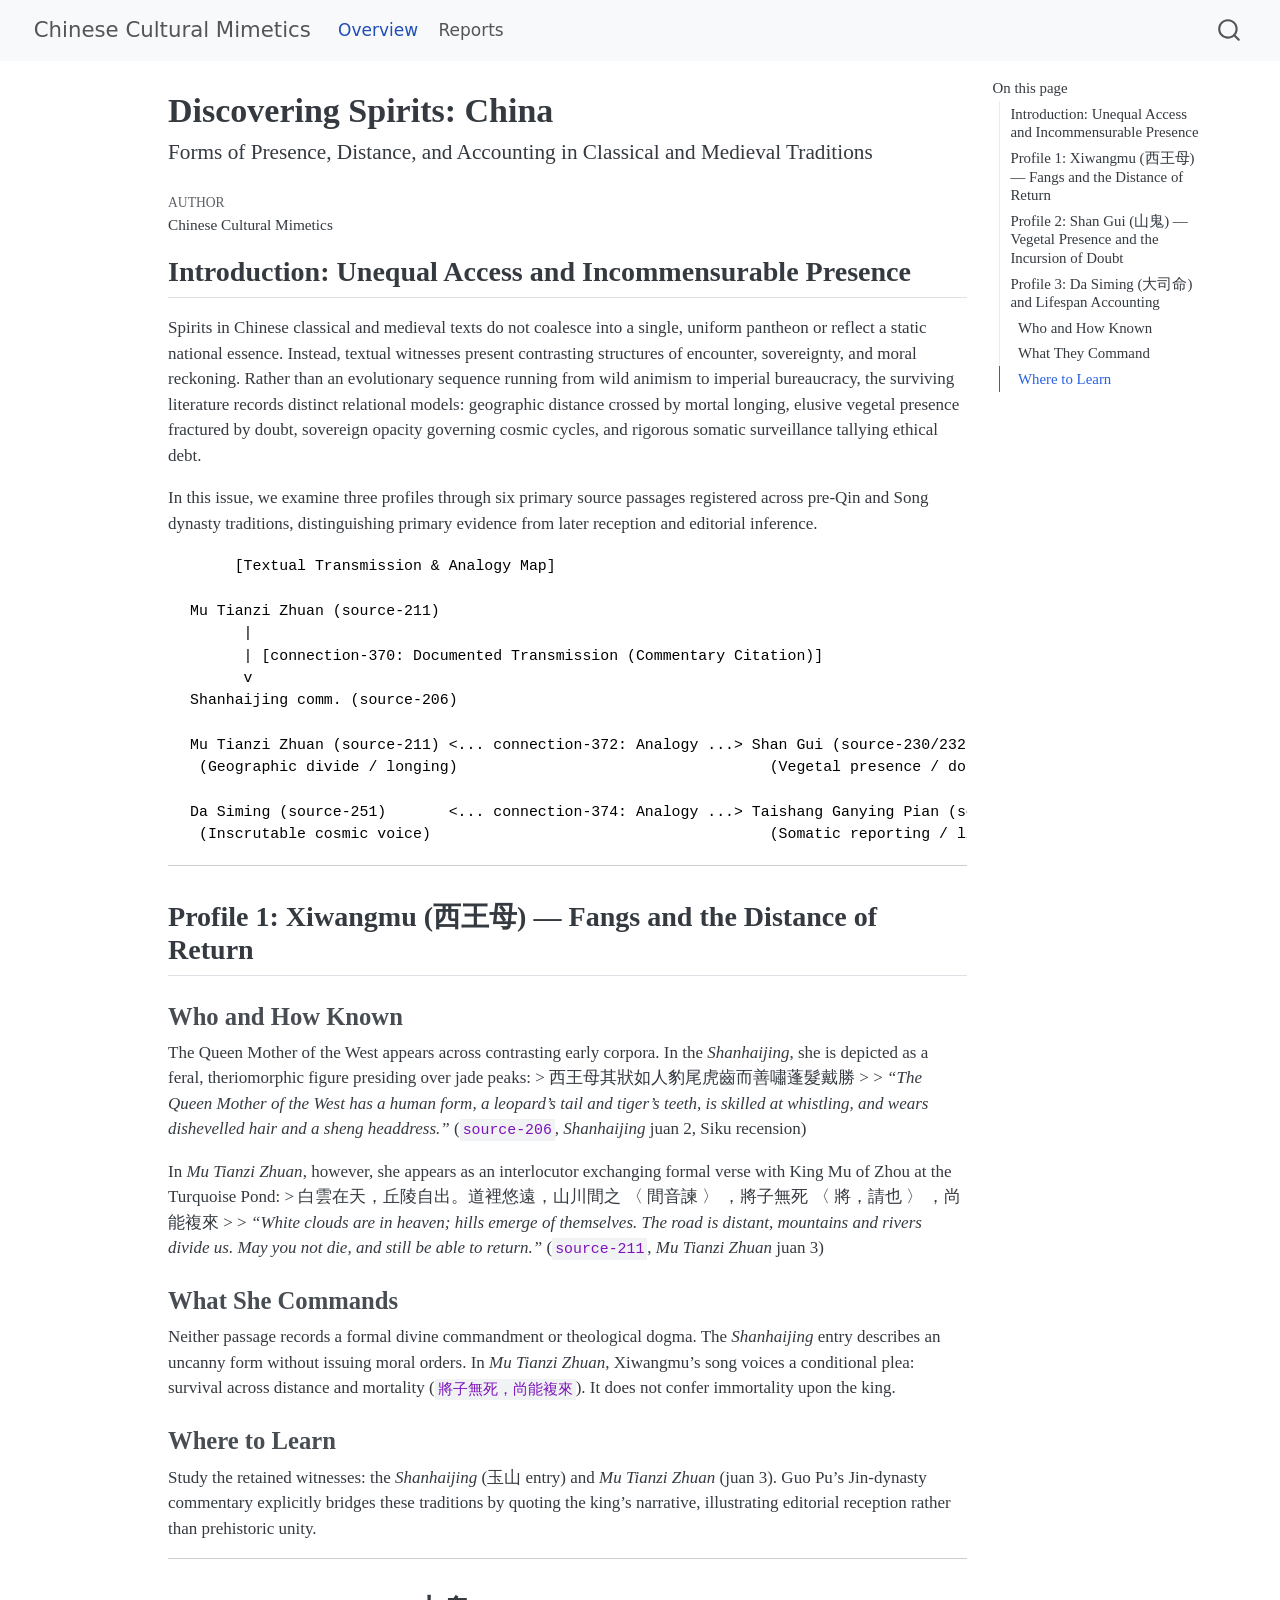
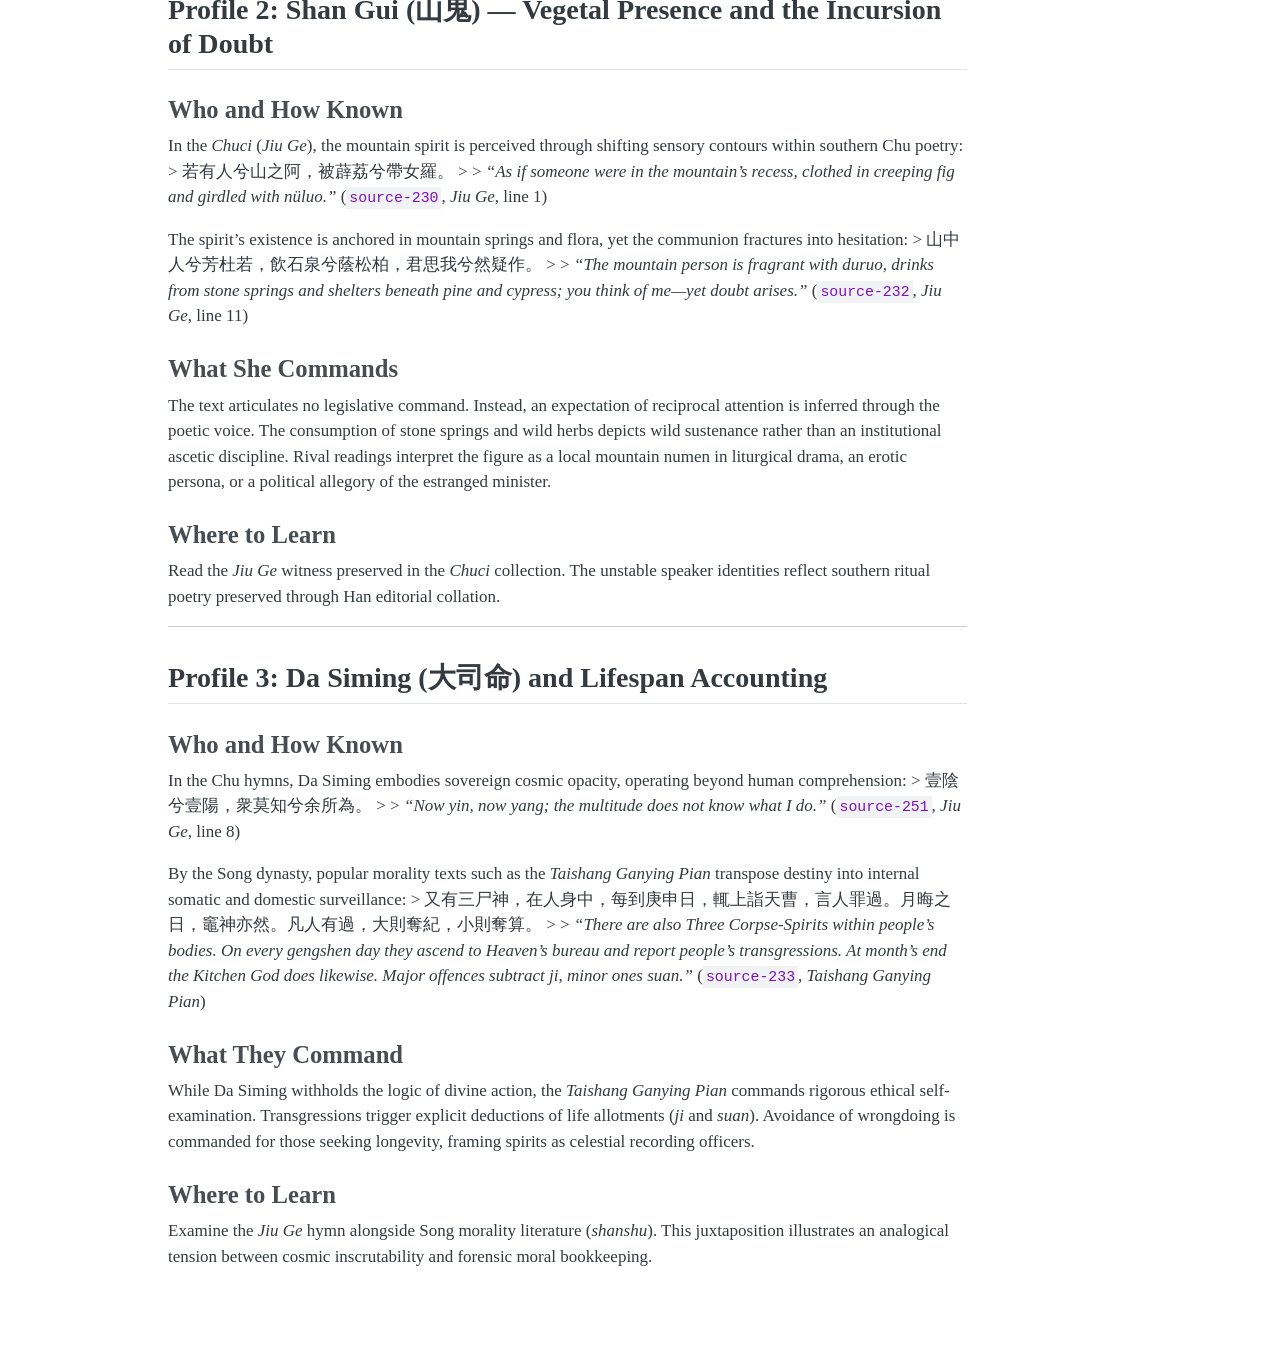
<file: index.html>
<!DOCTYPE html>
<html xmlns="http://www.w3.org/1999/xhtml" lang="en" xml:lang="en"><head>

<meta charset="utf-8">
<meta name="generator" content="quarto-1.8.21">

<meta name="viewport" content="width=device-width, initial-scale=1.0, user-scalable=yes">

<meta name="author" content="Chinese Cultural Mimetics">

<title>Discovering Spirits: China – Chinese Cultural Mimetics</title>
<style>
code{white-space: pre-wrap;}
span.smallcaps{font-variant: small-caps;}
div.columns{display: flex; gap: min(4vw, 1.5em);}
div.column{flex: auto; overflow-x: auto;}
div.hanging-indent{margin-left: 1.5em; text-indent: -1.5em;}
ul.task-list{list-style: none;}
ul.task-list li input[type="checkbox"] {
  width: 0.8em;
  margin: 0 0.8em 0.2em -1em; /* quarto-specific, see https://github.com/quarto-dev/quarto-cli/issues/4556 */ 
  vertical-align: middle;
}
</style>


<script src="site_libs/quarto-nav/quarto-nav.js"></script>
<script src="site_libs/quarto-nav/headroom.min.js"></script>
<script src="site_libs/clipboard/clipboard.min.js"></script>
<script src="site_libs/quarto-search/autocomplete.umd.js"></script>
<script src="site_libs/quarto-search/fuse.min.js"></script>
<script src="site_libs/quarto-search/quarto-search.js"></script>
<meta name="quarto:offset" content="./">
<script src="site_libs/quarto-html/quarto.js" type="module"></script>
<script src="site_libs/quarto-html/tabsets/tabsets.js" type="module"></script>
<script src="site_libs/quarto-html/axe/axe-check.js" type="module"></script>
<script src="site_libs/quarto-html/popper.min.js"></script>
<script src="site_libs/quarto-html/tippy.umd.min.js"></script>
<script src="site_libs/quarto-html/anchor.min.js"></script>
<link href="site_libs/quarto-html/tippy.css" rel="stylesheet">
<link href="site_libs/quarto-html/quarto-syntax-highlighting-ea1d7ac60288e0f1efdbc993fd8432ae.css" rel="stylesheet" id="quarto-text-highlighting-styles">
<script src="site_libs/bootstrap/bootstrap.min.js"></script>
<link href="site_libs/bootstrap/bootstrap-icons.css" rel="stylesheet">
<link href="site_libs/bootstrap/bootstrap-5b99c4884966e2e8fb4365b6a0de718a.min.css" rel="stylesheet" append-hash="true" id="quarto-bootstrap" data-mode="light">
<script id="quarto-search-options" type="application/json">{
  "location": "navbar",
  "copy-button": false,
  "collapse-after": 3,
  "panel-placement": "end",
  "type": "overlay",
  "limit": 50,
  "keyboard-shortcut": [
    "f",
    "/",
    "s"
  ],
  "show-item-context": false,
  "language": {
    "search-no-results-text": "No results",
    "search-matching-documents-text": "matching documents",
    "search-copy-link-title": "Copy link to search",
    "search-hide-matches-text": "Hide additional matches",
    "search-more-match-text": "more match in this document",
    "search-more-matches-text": "more matches in this document",
    "search-clear-button-title": "Clear",
    "search-text-placeholder": "",
    "search-detached-cancel-button-title": "Cancel",
    "search-submit-button-title": "Submit",
    "search-label": "Search"
  }
}</script>


<link rel="stylesheet" href="styles.css">
</head>

<body class="nav-fixed quarto-light">

<div id="quarto-search-results"></div>
  <header id="quarto-header" class="headroom fixed-top">
    <nav class="navbar navbar-expand-lg " data-bs-theme="dark">
      <div class="navbar-container container-fluid">
      <div class="navbar-brand-container mx-auto">
    <a href="./index.html" class="navbar-brand navbar-brand-logo">
    </a>
    <a class="navbar-brand" href="./index.html">
    <span class="navbar-title">Chinese Cultural Mimetics</span>
    </a>
  </div>
            <div id="quarto-search" class="" title="Search"></div>
          <button class="navbar-toggler" type="button" data-bs-toggle="collapse" data-bs-target="#navbarCollapse" aria-controls="navbarCollapse" role="menu" aria-expanded="false" aria-label="Toggle navigation" onclick="if (window.quartoToggleHeadroom) { window.quartoToggleHeadroom(); }">
  <span class="navbar-toggler-icon"></span>
</button>
          <div class="collapse navbar-collapse" id="navbarCollapse">
            <ul class="navbar-nav navbar-nav-scroll me-auto">
  <li class="nav-item">
    <a class="nav-link active" href="./index.html" aria-current="page"> 
<span class="menu-text">Overview</span></a>
  </li>  
  <li class="nav-item">
    <a class="nav-link" href="./reports/index.html"> 
<span class="menu-text">Reports</span></a>
  </li>  
</ul>
          </div> <!-- /navcollapse -->
            <div class="quarto-navbar-tools">
</div>
      </div> <!-- /container-fluid -->
    </nav>
</header>
<!-- content -->
<div id="quarto-content" class="quarto-container page-columns page-rows-contents page-layout-article page-navbar">
<!-- sidebar -->
<!-- margin-sidebar -->
    <div id="quarto-margin-sidebar" class="sidebar margin-sidebar">
        <nav id="TOC" role="doc-toc" class="toc-active">
    <h2 id="toc-title">On this page</h2>
   
  <ul>
  <li><a href="#introduction-unequal-access-and-incommensurable-presence" id="toc-introduction-unequal-access-and-incommensurable-presence" class="nav-link active" data-scroll-target="#introduction-unequal-access-and-incommensurable-presence">Introduction: Unequal Access and Incommensurable Presence</a></li>
  <li><a href="#profile-1-xiwangmu-西王母-fangs-and-the-distance-of-return" id="toc-profile-1-xiwangmu-西王母-fangs-and-the-distance-of-return" class="nav-link" data-scroll-target="#profile-1-xiwangmu-西王母-fangs-and-the-distance-of-return">Profile 1: Xiwangmu (西王母) — Fangs and the Distance of Return</a>
  <ul class="collapse">
  <li><a href="#who-and-how-known" id="toc-who-and-how-known" class="nav-link" data-scroll-target="#who-and-how-known">Who and How Known</a></li>
  <li><a href="#what-she-commands" id="toc-what-she-commands" class="nav-link" data-scroll-target="#what-she-commands">What She Commands</a></li>
  <li><a href="#where-to-learn" id="toc-where-to-learn" class="nav-link" data-scroll-target="#where-to-learn">Where to Learn</a></li>
  </ul></li>
  <li><a href="#profile-2-shan-gui-山鬼-vegetal-presence-and-the-incursion-of-doubt" id="toc-profile-2-shan-gui-山鬼-vegetal-presence-and-the-incursion-of-doubt" class="nav-link" data-scroll-target="#profile-2-shan-gui-山鬼-vegetal-presence-and-the-incursion-of-doubt">Profile 2: Shan Gui (山鬼) — Vegetal Presence and the Incursion of Doubt</a>
  <ul class="collapse">
  <li><a href="#who-and-how-known-1" id="toc-who-and-how-known-1" class="nav-link" data-scroll-target="#who-and-how-known-1">Who and How Known</a></li>
  <li><a href="#what-she-commands-1" id="toc-what-she-commands-1" class="nav-link" data-scroll-target="#what-she-commands-1">What She Commands</a></li>
  <li><a href="#where-to-learn-1" id="toc-where-to-learn-1" class="nav-link" data-scroll-target="#where-to-learn-1">Where to Learn</a></li>
  </ul></li>
  <li><a href="#profile-3-da-siming-大司命-and-lifespan-accounting" id="toc-profile-3-da-siming-大司命-and-lifespan-accounting" class="nav-link" data-scroll-target="#profile-3-da-siming-大司命-and-lifespan-accounting">Profile 3: Da Siming (大司命) and Lifespan Accounting</a>
  <ul class="collapse">
  <li><a href="#who-and-how-known-2" id="toc-who-and-how-known-2" class="nav-link" data-scroll-target="#who-and-how-known-2">Who and How Known</a></li>
  <li><a href="#what-they-command" id="toc-what-they-command" class="nav-link" data-scroll-target="#what-they-command">What They Command</a></li>
  <li><a href="#where-to-learn-2" id="toc-where-to-learn-2" class="nav-link" data-scroll-target="#where-to-learn-2">Where to Learn</a></li>
  </ul></li>
  </ul>
</nav>
    </div>
<!-- main -->
<main class="content" id="quarto-document-content">

<header id="title-block-header" class="quarto-title-block default">
<div class="quarto-title">
<h1 class="title">Discovering Spirits: China</h1>
<p class="subtitle lead">Forms of Presence, Distance, and Accounting in Classical and Medieval Traditions</p>
</div>



<div class="quarto-title-meta">

    <div>
    <div class="quarto-title-meta-heading">Author</div>
    <div class="quarto-title-meta-contents">
             <p>Chinese Cultural Mimetics </p>
          </div>
  </div>
    
  
    
  </div>
  


</header>


<section id="introduction-unequal-access-and-incommensurable-presence" class="level2">
<h2 class="anchored" data-anchor-id="introduction-unequal-access-and-incommensurable-presence">Introduction: Unequal Access and Incommensurable Presence</h2>
<p>Spirits in Chinese classical and medieval texts do not coalesce into a single, uniform pantheon or reflect a static national essence. Instead, textual witnesses present contrasting structures of encounter, sovereignty, and moral reckoning. Rather than an evolutionary sequence running from wild animism to imperial bureaucracy, the surviving literature records distinct relational models: geographic distance crossed by mortal longing, elusive vegetal presence fractured by doubt, sovereign opacity governing cosmic cycles, and rigorous somatic surveillance tallying ethical debt.</p>
<p>In this issue, we examine three profiles through six primary source passages registered across pre-Qin and Song dynasty traditions, distinguishing primary evidence from later reception and editorial inference.</p>
<pre><code>       [Textual Transmission &amp; Analogy Map]

  Mu Tianzi Zhuan (source-211)
        |
        | [connection-370: Documented Transmission (Commentary Citation)]
        v
  Shanhaijing comm. (source-206)

  Mu Tianzi Zhuan (source-211) &lt;... connection-372: Analogy ...&gt; Shan Gui (source-230/232)
   (Geographic divide / longing)                                   (Vegetal presence / doubt)

  Da Siming (source-251)       &lt;... connection-374: Analogy ...&gt; Taishang Ganying Pian (source-233)
   (Inscrutable cosmic voice)                                      (Somatic reporting / life ledger)</code></pre>
<hr>
</section>
<section id="profile-1-xiwangmu-西王母-fangs-and-the-distance-of-return" class="level2">
<h2 class="anchored" data-anchor-id="profile-1-xiwangmu-西王母-fangs-and-the-distance-of-return">Profile 1: Xiwangmu (西王母) — Fangs and the Distance of Return</h2>
<section id="who-and-how-known" class="level3">
<h3 class="anchored" data-anchor-id="who-and-how-known">Who and How Known</h3>
<p>The Queen Mother of the West appears across contrasting early corpora. In the <em>Shanhaijing</em>, she is depicted as a feral, theriomorphic figure presiding over jade peaks: &gt; 西王母其狀如人豹尾虎齒而善嘯蓬髮戴勝 &gt; &gt; <em>“The Queen Mother of the West has a human form, a leopard’s tail and tiger’s teeth, is skilled at whistling, and wears dishevelled hair and a sheng headdress.”</em> (<code>source-206</code>, <em>Shanhaijing</em> juan 2, Siku recension)</p>
<p>In <em>Mu Tianzi Zhuan</em>, however, she appears as an interlocutor exchanging formal verse with King Mu of Zhou at the Turquoise Pond: &gt; 白雲在天，丘陵自出。道裡悠遠，山川間之 〈 間音諫 〉 ，將子無死 〈 將，請也 〉 ，尚能複來 &gt; &gt; <em>“White clouds are in heaven; hills emerge of themselves. The road is distant, mountains and rivers divide us. May you not die, and still be able to return.”</em> (<code>source-211</code>, <em>Mu Tianzi Zhuan</em> juan 3)</p>
</section>
<section id="what-she-commands" class="level3">
<h3 class="anchored" data-anchor-id="what-she-commands">What She Commands</h3>
<p>Neither passage records a formal divine commandment or theological dogma. The <em>Shanhaijing</em> entry describes an uncanny form without issuing moral orders. In <em>Mu Tianzi Zhuan</em>, Xiwangmu’s song voices a conditional plea: survival across distance and mortality (<code>將子無死，尚能複來</code>). It does not confer immortality upon the king.</p>
</section>
<section id="where-to-learn" class="level3">
<h3 class="anchored" data-anchor-id="where-to-learn">Where to Learn</h3>
<p>Study the retained witnesses: the <em>Shanhaijing</em> (玉山 entry) and <em>Mu Tianzi Zhuan</em> (juan 3). Guo Pu’s Jin-dynasty commentary explicitly bridges these traditions by quoting the king’s narrative, illustrating editorial reception rather than prehistoric unity.</p>
<hr>
</section>
</section>
<section id="profile-2-shan-gui-山鬼-vegetal-presence-and-the-incursion-of-doubt" class="level2">
<h2 class="anchored" data-anchor-id="profile-2-shan-gui-山鬼-vegetal-presence-and-the-incursion-of-doubt">Profile 2: Shan Gui (山鬼) — Vegetal Presence and the Incursion of Doubt</h2>
<section id="who-and-how-known-1" class="level3">
<h3 class="anchored" data-anchor-id="who-and-how-known-1">Who and How Known</h3>
<p>In the <em>Chuci</em> (<em>Jiu Ge</em>), the mountain spirit is perceived through shifting sensory contours within southern Chu poetry: &gt; 若有人兮山之阿，被薜荔兮帶女羅。 &gt; &gt; <em>“As if someone were in the mountain’s recess, clothed in creeping fig and girdled with nüluo.”</em> (<code>source-230</code>, <em>Jiu Ge</em>, line 1)</p>
<p>The spirit’s existence is anchored in mountain springs and flora, yet the communion fractures into hesitation: &gt; 山中人兮芳杜若，飲石泉兮蔭松柏，君思我兮然疑作。 &gt; &gt; <em>“The mountain person is fragrant with duruo, drinks from stone springs and shelters beneath pine and cypress; you think of me—yet doubt arises.”</em> (<code>source-232</code>, <em>Jiu Ge</em>, line 11)</p>
</section>
<section id="what-she-commands-1" class="level3">
<h3 class="anchored" data-anchor-id="what-she-commands-1">What She Commands</h3>
<p>The text articulates no legislative command. Instead, an expectation of reciprocal attention is inferred through the poetic voice. The consumption of stone springs and wild herbs depicts wild sustenance rather than an institutional ascetic discipline. Rival readings interpret the figure as a local mountain numen in liturgical drama, an erotic persona, or a political allegory of the estranged minister.</p>
</section>
<section id="where-to-learn-1" class="level3">
<h3 class="anchored" data-anchor-id="where-to-learn-1">Where to Learn</h3>
<p>Read the <em>Jiu Ge</em> witness preserved in the <em>Chuci</em> collection. The unstable speaker identities reflect southern ritual poetry preserved through Han editorial collation.</p>
<hr>
</section>
</section>
<section id="profile-3-da-siming-大司命-and-lifespan-accounting" class="level2">
<h2 class="anchored" data-anchor-id="profile-3-da-siming-大司命-and-lifespan-accounting">Profile 3: Da Siming (大司命) and Lifespan Accounting</h2>
<section id="who-and-how-known-2" class="level3">
<h3 class="anchored" data-anchor-id="who-and-how-known-2">Who and How Known</h3>
<p>In the Chu hymns, Da Siming embodies sovereign cosmic opacity, operating beyond human comprehension: &gt; 壹陰兮壹陽，衆莫知兮余所為。 &gt; &gt; <em>“Now yin, now yang; the multitude does not know what I do.”</em> (<code>source-251</code>, <em>Jiu Ge</em>, line 8)</p>
<p>By the Song dynasty, popular morality texts such as the <em>Taishang Ganying Pian</em> transpose destiny into internal somatic and domestic surveillance: &gt; 又有三尸神，在人身中，每到庚申日，輒上詣天曹，言人罪過。月晦之日，竈神亦然。凡人有過，大則奪紀，小則奪算。 &gt; &gt; <em>“There are also Three Corpse-Spirits within people’s bodies. On every gengshen day they ascend to Heaven’s bureau and report people’s transgressions. At month’s end the Kitchen God does likewise. Major offences subtract ji, minor ones suan.”</em> (<code>source-233</code>, <em>Taishang Ganying Pian</em>)</p>
</section>
<section id="what-they-command" class="level3">
<h3 class="anchored" data-anchor-id="what-they-command">What They Command</h3>
<p>While Da Siming withholds the logic of divine action, the <em>Taishang Ganying Pian</em> commands rigorous ethical self-examination. Transgressions trigger explicit deductions of life allotments (<em>ji</em> and <em>suan</em>). Avoidance of wrongdoing is commanded for those seeking longevity, framing spirits as celestial recording officers.</p>
</section>
<section id="where-to-learn-2" class="level3">
<h3 class="anchored" data-anchor-id="where-to-learn-2">Where to Learn</h3>
<p>Examine the <em>Jiu Ge</em> hymn alongside Song morality literature (<em>shanshu</em>). This juxtaposition illustrates an analogical tension between cosmic inscrutability and forensic moral bookkeeping.</p>


</section>
</section>

</main> <!-- /main -->
<script id="quarto-html-after-body" type="application/javascript">
  window.document.addEventListener("DOMContentLoaded", function (event) {
    const icon = "";
    const anchorJS = new window.AnchorJS();
    anchorJS.options = {
      placement: 'right',
      icon: icon
    };
    anchorJS.add('.anchored');
    const isCodeAnnotation = (el) => {
      for (const clz of el.classList) {
        if (clz.startsWith('code-annotation-')) {                     
          return true;
        }
      }
      return false;
    }
    const onCopySuccess = function(e) {
      // button target
      const button = e.trigger;
      // don't keep focus
      button.blur();
      // flash "checked"
      button.classList.add('code-copy-button-checked');
      var currentTitle = button.getAttribute("title");
      button.setAttribute("title", "Copied!");
      let tooltip;
      if (window.bootstrap) {
        button.setAttribute("data-bs-toggle", "tooltip");
        button.setAttribute("data-bs-placement", "left");
        button.setAttribute("data-bs-title", "Copied!");
        tooltip = new bootstrap.Tooltip(button, 
          { trigger: "manual", 
            customClass: "code-copy-button-tooltip",
            offset: [0, -8]});
        tooltip.show();    
      }
      setTimeout(function() {
        if (tooltip) {
          tooltip.hide();
          button.removeAttribute("data-bs-title");
          button.removeAttribute("data-bs-toggle");
          button.removeAttribute("data-bs-placement");
        }
        button.setAttribute("title", currentTitle);
        button.classList.remove('code-copy-button-checked');
      }, 1000);
      // clear code selection
      e.clearSelection();
    }
    const getTextToCopy = function(trigger) {
        const codeEl = trigger.previousElementSibling.cloneNode(true);
        for (const childEl of codeEl.children) {
          if (isCodeAnnotation(childEl)) {
            childEl.remove();
          }
        }
        return codeEl.innerText;
    }
    const clipboard = new window.ClipboardJS('.code-copy-button:not([data-in-quarto-modal])', {
      text: getTextToCopy
    });
    clipboard.on('success', onCopySuccess);
    if (window.document.getElementById('quarto-embedded-source-code-modal')) {
      const clipboardModal = new window.ClipboardJS('.code-copy-button[data-in-quarto-modal]', {
        text: getTextToCopy,
        container: window.document.getElementById('quarto-embedded-source-code-modal')
      });
      clipboardModal.on('success', onCopySuccess);
    }
      var localhostRegex = new RegExp(/^(?:http|https):\/\/localhost\:?[0-9]*\//);
      var mailtoRegex = new RegExp(/^mailto:/);
        var filterRegex = new RegExp('/' + window.location.host + '/');
      var isInternal = (href) => {
          return filterRegex.test(href) || localhostRegex.test(href) || mailtoRegex.test(href);
      }
      // Inspect non-navigation links and adorn them if external
     var links = window.document.querySelectorAll('a[href]:not(.nav-link):not(.navbar-brand):not(.toc-action):not(.sidebar-link):not(.sidebar-item-toggle):not(.pagination-link):not(.no-external):not([aria-hidden]):not(.dropdown-item):not(.quarto-navigation-tool):not(.about-link)');
      for (var i=0; i<links.length; i++) {
        const link = links[i];
        if (!isInternal(link.href)) {
          // undo the damage that might have been done by quarto-nav.js in the case of
          // links that we want to consider external
          if (link.dataset.originalHref !== undefined) {
            link.href = link.dataset.originalHref;
          }
        }
      }
    function tippyHover(el, contentFn, onTriggerFn, onUntriggerFn) {
      const config = {
        allowHTML: true,
        maxWidth: 500,
        delay: 100,
        arrow: false,
        appendTo: function(el) {
            return el.parentElement;
        },
        interactive: true,
        interactiveBorder: 10,
        theme: 'quarto',
        placement: 'bottom-start',
      };
      if (contentFn) {
        config.content = contentFn;
      }
      if (onTriggerFn) {
        config.onTrigger = onTriggerFn;
      }
      if (onUntriggerFn) {
        config.onUntrigger = onUntriggerFn;
      }
      window.tippy(el, config); 
    }
    const noterefs = window.document.querySelectorAll('a[role="doc-noteref"]');
    for (var i=0; i<noterefs.length; i++) {
      const ref = noterefs[i];
      tippyHover(ref, function() {
        // use id or data attribute instead here
        let href = ref.getAttribute('data-footnote-href') || ref.getAttribute('href');
        try { href = new URL(href).hash; } catch {}
        const id = href.replace(/^#\/?/, "");
        const note = window.document.getElementById(id);
        if (note) {
          return note.innerHTML;
        } else {
          return "";
        }
      });
    }
    const xrefs = window.document.querySelectorAll('a.quarto-xref');
    const processXRef = (id, note) => {
      // Strip column container classes
      const stripColumnClz = (el) => {
        el.classList.remove("page-full", "page-columns");
        if (el.children) {
          for (const child of el.children) {
            stripColumnClz(child);
          }
        }
      }
      stripColumnClz(note)
      if (id === null || id.startsWith('sec-')) {
        // Special case sections, only their first couple elements
        const container = document.createElement("div");
        if (note.children && note.children.length > 2) {
          container.appendChild(note.children[0].cloneNode(true));
          for (let i = 1; i < note.children.length; i++) {
            const child = note.children[i];
            if (child.tagName === "P" && child.innerText === "") {
              continue;
            } else {
              container.appendChild(child.cloneNode(true));
              break;
            }
          }
          if (window.Quarto?.typesetMath) {
            window.Quarto.typesetMath(container);
          }
          return container.innerHTML
        } else {
          if (window.Quarto?.typesetMath) {
            window.Quarto.typesetMath(note);
          }
          return note.innerHTML;
        }
      } else {
        // Remove any anchor links if they are present
        const anchorLink = note.querySelector('a.anchorjs-link');
        if (anchorLink) {
          anchorLink.remove();
        }
        if (window.Quarto?.typesetMath) {
          window.Quarto.typesetMath(note);
        }
        if (note.classList.contains("callout")) {
          return note.outerHTML;
        } else {
          return note.innerHTML;
        }
      }
    }
    for (var i=0; i<xrefs.length; i++) {
      const xref = xrefs[i];
      tippyHover(xref, undefined, function(instance) {
        instance.disable();
        let url = xref.getAttribute('href');
        let hash = undefined; 
        if (url.startsWith('#')) {
          hash = url;
        } else {
          try { hash = new URL(url).hash; } catch {}
        }
        if (hash) {
          const id = hash.replace(/^#\/?/, "");
          const note = window.document.getElementById(id);
          if (note !== null) {
            try {
              const html = processXRef(id, note.cloneNode(true));
              instance.setContent(html);
            } finally {
              instance.enable();
              instance.show();
            }
          } else {
            // See if we can fetch this
            fetch(url.split('#')[0])
            .then(res => res.text())
            .then(html => {
              const parser = new DOMParser();
              const htmlDoc = parser.parseFromString(html, "text/html");
              const note = htmlDoc.getElementById(id);
              if (note !== null) {
                const html = processXRef(id, note);
                instance.setContent(html);
              } 
            }).finally(() => {
              instance.enable();
              instance.show();
            });
          }
        } else {
          // See if we can fetch a full url (with no hash to target)
          // This is a special case and we should probably do some content thinning / targeting
          fetch(url)
          .then(res => res.text())
          .then(html => {
            const parser = new DOMParser();
            const htmlDoc = parser.parseFromString(html, "text/html");
            const note = htmlDoc.querySelector('main.content');
            if (note !== null) {
              // This should only happen for chapter cross references
              // (since there is no id in the URL)
              // remove the first header
              if (note.children.length > 0 && note.children[0].tagName === "HEADER") {
                note.children[0].remove();
              }
              const html = processXRef(null, note);
              instance.setContent(html);
            } 
          }).finally(() => {
            instance.enable();
            instance.show();
          });
        }
      }, function(instance) {
      });
    }
        let selectedAnnoteEl;
        const selectorForAnnotation = ( cell, annotation) => {
          let cellAttr = 'data-code-cell="' + cell + '"';
          let lineAttr = 'data-code-annotation="' +  annotation + '"';
          const selector = 'span[' + cellAttr + '][' + lineAttr + ']';
          return selector;
        }
        const selectCodeLines = (annoteEl) => {
          const doc = window.document;
          const targetCell = annoteEl.getAttribute("data-target-cell");
          const targetAnnotation = annoteEl.getAttribute("data-target-annotation");
          const annoteSpan = window.document.querySelector(selectorForAnnotation(targetCell, targetAnnotation));
          const lines = annoteSpan.getAttribute("data-code-lines").split(",");
          const lineIds = lines.map((line) => {
            return targetCell + "-" + line;
          })
          let top = null;
          let height = null;
          let parent = null;
          if (lineIds.length > 0) {
              //compute the position of the single el (top and bottom and make a div)
              const el = window.document.getElementById(lineIds[0]);
              top = el.offsetTop;
              height = el.offsetHeight;
              parent = el.parentElement.parentElement;
            if (lineIds.length > 1) {
              const lastEl = window.document.getElementById(lineIds[lineIds.length - 1]);
              const bottom = lastEl.offsetTop + lastEl.offsetHeight;
              height = bottom - top;
            }
            if (top !== null && height !== null && parent !== null) {
              // cook up a div (if necessary) and position it 
              let div = window.document.getElementById("code-annotation-line-highlight");
              if (div === null) {
                div = window.document.createElement("div");
                div.setAttribute("id", "code-annotation-line-highlight");
                div.style.position = 'absolute';
                parent.appendChild(div);
              }
              div.style.top = top - 2 + "px";
              div.style.height = height + 4 + "px";
              div.style.left = 0;
              let gutterDiv = window.document.getElementById("code-annotation-line-highlight-gutter");
              if (gutterDiv === null) {
                gutterDiv = window.document.createElement("div");
                gutterDiv.setAttribute("id", "code-annotation-line-highlight-gutter");
                gutterDiv.style.position = 'absolute';
                const codeCell = window.document.getElementById(targetCell);
                const gutter = codeCell.querySelector('.code-annotation-gutter');
                gutter.appendChild(gutterDiv);
              }
              gutterDiv.style.top = top - 2 + "px";
              gutterDiv.style.height = height + 4 + "px";
            }
            selectedAnnoteEl = annoteEl;
          }
        };
        const unselectCodeLines = () => {
          const elementsIds = ["code-annotation-line-highlight", "code-annotation-line-highlight-gutter"];
          elementsIds.forEach((elId) => {
            const div = window.document.getElementById(elId);
            if (div) {
              div.remove();
            }
          });
          selectedAnnoteEl = undefined;
        };
          // Handle positioning of the toggle
      window.addEventListener(
        "resize",
        throttle(() => {
          elRect = undefined;
          if (selectedAnnoteEl) {
            selectCodeLines(selectedAnnoteEl);
          }
        }, 10)
      );
      function throttle(fn, ms) {
      let throttle = false;
      let timer;
        return (...args) => {
          if(!throttle) { // first call gets through
              fn.apply(this, args);
              throttle = true;
          } else { // all the others get throttled
              if(timer) clearTimeout(timer); // cancel #2
              timer = setTimeout(() => {
                fn.apply(this, args);
                timer = throttle = false;
              }, ms);
          }
        };
      }
        // Attach click handler to the DT
        const annoteDls = window.document.querySelectorAll('dt[data-target-cell]');
        for (const annoteDlNode of annoteDls) {
          annoteDlNode.addEventListener('click', (event) => {
            const clickedEl = event.target;
            if (clickedEl !== selectedAnnoteEl) {
              unselectCodeLines();
              const activeEl = window.document.querySelector('dt[data-target-cell].code-annotation-active');
              if (activeEl) {
                activeEl.classList.remove('code-annotation-active');
              }
              selectCodeLines(clickedEl);
              clickedEl.classList.add('code-annotation-active');
            } else {
              // Unselect the line
              unselectCodeLines();
              clickedEl.classList.remove('code-annotation-active');
            }
          });
        }
    const findCites = (el) => {
      const parentEl = el.parentElement;
      if (parentEl) {
        const cites = parentEl.dataset.cites;
        if (cites) {
          return {
            el,
            cites: cites.split(' ')
          };
        } else {
          return findCites(el.parentElement)
        }
      } else {
        return undefined;
      }
    };
    var bibliorefs = window.document.querySelectorAll('a[role="doc-biblioref"]');
    for (var i=0; i<bibliorefs.length; i++) {
      const ref = bibliorefs[i];
      const citeInfo = findCites(ref);
      if (citeInfo) {
        tippyHover(citeInfo.el, function() {
          var popup = window.document.createElement('div');
          citeInfo.cites.forEach(function(cite) {
            var citeDiv = window.document.createElement('div');
            citeDiv.classList.add('hanging-indent');
            citeDiv.classList.add('csl-entry');
            var biblioDiv = window.document.getElementById('ref-' + cite);
            if (biblioDiv) {
              citeDiv.innerHTML = biblioDiv.innerHTML;
            }
            popup.appendChild(citeDiv);
          });
          return popup.innerHTML;
        });
      }
    }
  });
  </script>
</div> <!-- /content -->




</body></html>
</file>
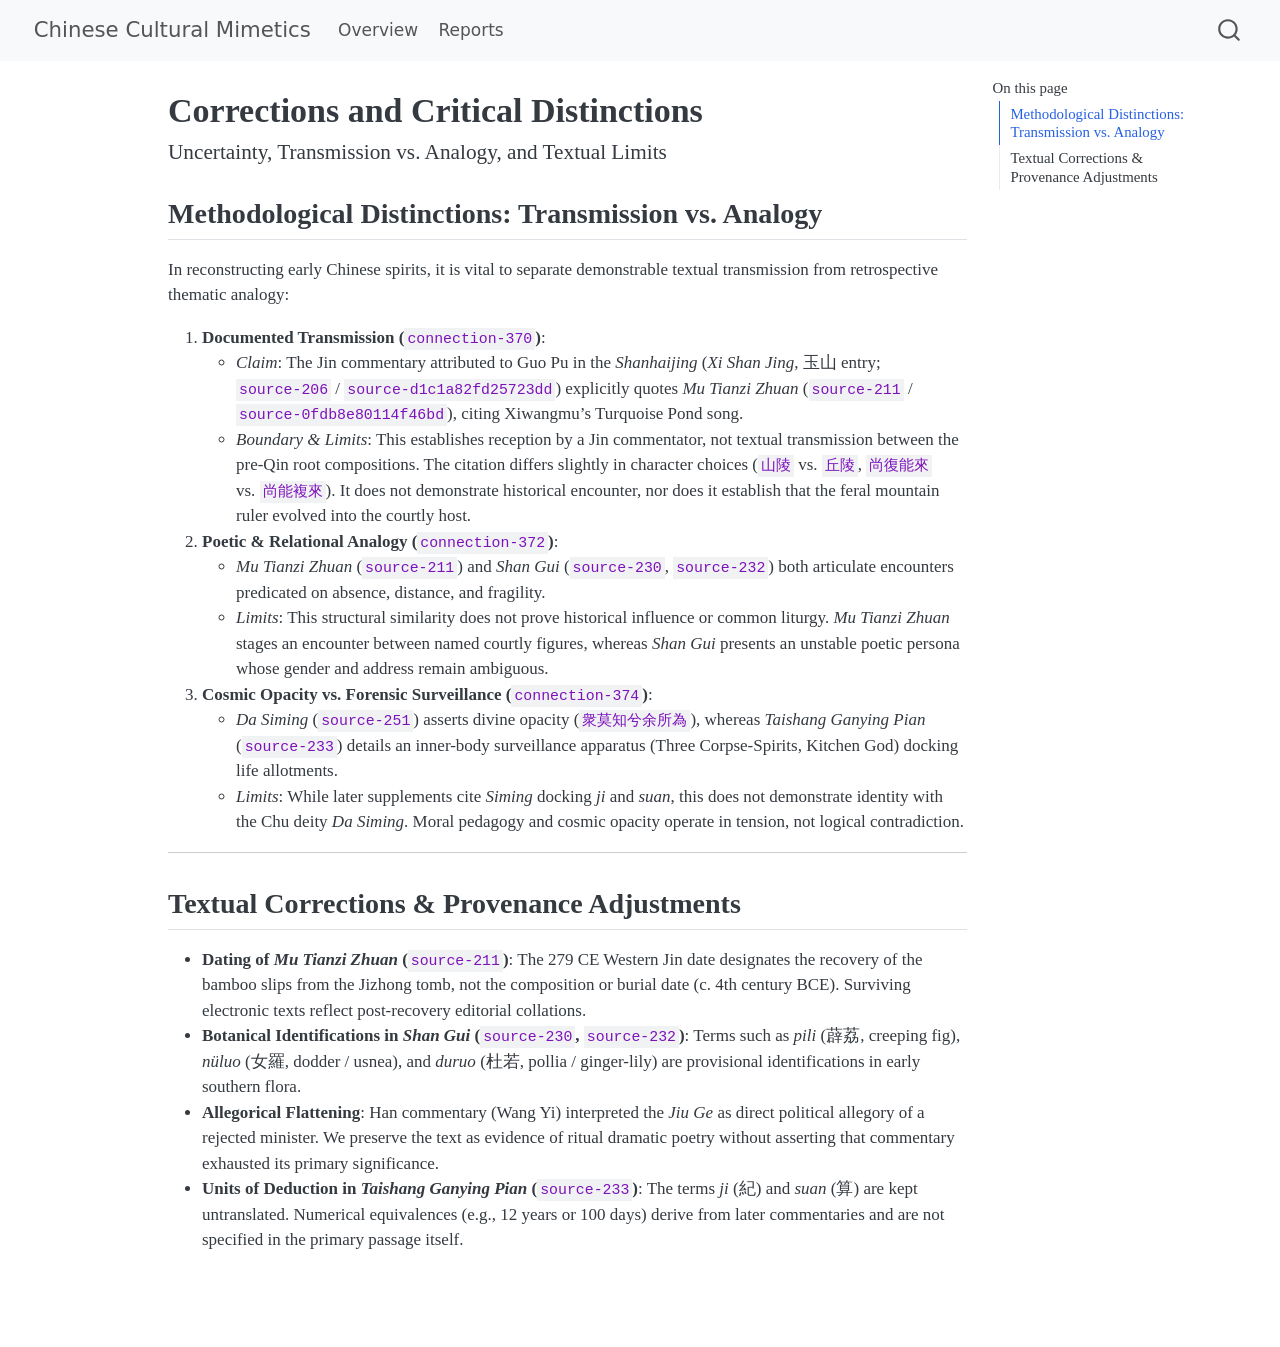
<file: corrections.html>
<!DOCTYPE html>
<html xmlns="http://www.w3.org/1999/xhtml" lang="en" xml:lang="en"><head>

<meta charset="utf-8">
<meta name="generator" content="quarto-1.8.21">

<meta name="viewport" content="width=device-width, initial-scale=1.0, user-scalable=yes">


<title>Corrections and Critical Distinctions – Chinese Cultural Mimetics</title>
<style>
code{white-space: pre-wrap;}
span.smallcaps{font-variant: small-caps;}
div.columns{display: flex; gap: min(4vw, 1.5em);}
div.column{flex: auto; overflow-x: auto;}
div.hanging-indent{margin-left: 1.5em; text-indent: -1.5em;}
ul.task-list{list-style: none;}
ul.task-list li input[type="checkbox"] {
  width: 0.8em;
  margin: 0 0.8em 0.2em -1em; /* quarto-specific, see https://github.com/quarto-dev/quarto-cli/issues/4556 */ 
  vertical-align: middle;
}
</style>


<script src="site_libs/quarto-nav/quarto-nav.js"></script>
<script src="site_libs/quarto-nav/headroom.min.js"></script>
<script src="site_libs/clipboard/clipboard.min.js"></script>
<script src="site_libs/quarto-search/autocomplete.umd.js"></script>
<script src="site_libs/quarto-search/fuse.min.js"></script>
<script src="site_libs/quarto-search/quarto-search.js"></script>
<meta name="quarto:offset" content="./">
<script src="site_libs/quarto-html/quarto.js" type="module"></script>
<script src="site_libs/quarto-html/tabsets/tabsets.js" type="module"></script>
<script src="site_libs/quarto-html/axe/axe-check.js" type="module"></script>
<script src="site_libs/quarto-html/popper.min.js"></script>
<script src="site_libs/quarto-html/tippy.umd.min.js"></script>
<script src="site_libs/quarto-html/anchor.min.js"></script>
<link href="site_libs/quarto-html/tippy.css" rel="stylesheet">
<link href="site_libs/quarto-html/quarto-syntax-highlighting-ea1d7ac60288e0f1efdbc993fd8432ae.css" rel="stylesheet" id="quarto-text-highlighting-styles">
<script src="site_libs/bootstrap/bootstrap.min.js"></script>
<link href="site_libs/bootstrap/bootstrap-icons.css" rel="stylesheet">
<link href="site_libs/bootstrap/bootstrap-5b99c4884966e2e8fb4365b6a0de718a.min.css" rel="stylesheet" append-hash="true" id="quarto-bootstrap" data-mode="light">
<script id="quarto-search-options" type="application/json">{
  "location": "navbar",
  "copy-button": false,
  "collapse-after": 3,
  "panel-placement": "end",
  "type": "overlay",
  "limit": 50,
  "keyboard-shortcut": [
    "f",
    "/",
    "s"
  ],
  "show-item-context": false,
  "language": {
    "search-no-results-text": "No results",
    "search-matching-documents-text": "matching documents",
    "search-copy-link-title": "Copy link to search",
    "search-hide-matches-text": "Hide additional matches",
    "search-more-match-text": "more match in this document",
    "search-more-matches-text": "more matches in this document",
    "search-clear-button-title": "Clear",
    "search-text-placeholder": "",
    "search-detached-cancel-button-title": "Cancel",
    "search-submit-button-title": "Submit",
    "search-label": "Search"
  }
}</script>


<link rel="stylesheet" href="styles.css">
</head>

<body class="nav-fixed quarto-light">

<div id="quarto-search-results"></div>
  <header id="quarto-header" class="headroom fixed-top">
    <nav class="navbar navbar-expand-lg " data-bs-theme="dark">
      <div class="navbar-container container-fluid">
      <div class="navbar-brand-container mx-auto">
    <a href="./index.html" class="navbar-brand navbar-brand-logo">
    </a>
    <a class="navbar-brand" href="./index.html">
    <span class="navbar-title">Chinese Cultural Mimetics</span>
    </a>
  </div>
            <div id="quarto-search" class="" title="Search"></div>
          <button class="navbar-toggler" type="button" data-bs-toggle="collapse" data-bs-target="#navbarCollapse" aria-controls="navbarCollapse" role="menu" aria-expanded="false" aria-label="Toggle navigation" onclick="if (window.quartoToggleHeadroom) { window.quartoToggleHeadroom(); }">
  <span class="navbar-toggler-icon"></span>
</button>
          <div class="collapse navbar-collapse" id="navbarCollapse">
            <ul class="navbar-nav navbar-nav-scroll me-auto">
  <li class="nav-item">
    <a class="nav-link" href="./index.html"> 
<span class="menu-text">Overview</span></a>
  </li>  
  <li class="nav-item">
    <a class="nav-link" href="./reports/index.html"> 
<span class="menu-text">Reports</span></a>
  </li>  
</ul>
          </div> <!-- /navcollapse -->
            <div class="quarto-navbar-tools">
</div>
      </div> <!-- /container-fluid -->
    </nav>
</header>
<!-- content -->
<div id="quarto-content" class="quarto-container page-columns page-rows-contents page-layout-article page-navbar">
<!-- sidebar -->
<!-- margin-sidebar -->
    <div id="quarto-margin-sidebar" class="sidebar margin-sidebar">
        <nav id="TOC" role="doc-toc" class="toc-active">
    <h2 id="toc-title">On this page</h2>
   
  <ul>
  <li><a href="#methodological-distinctions-transmission-vs.-analogy" id="toc-methodological-distinctions-transmission-vs.-analogy" class="nav-link active" data-scroll-target="#methodological-distinctions-transmission-vs.-analogy">Methodological Distinctions: Transmission vs.&nbsp;Analogy</a></li>
  <li><a href="#textual-corrections-provenance-adjustments" id="toc-textual-corrections-provenance-adjustments" class="nav-link" data-scroll-target="#textual-corrections-provenance-adjustments">Textual Corrections &amp; Provenance Adjustments</a></li>
  </ul>
</nav>
    </div>
<!-- main -->
<main class="content" id="quarto-document-content">

<header id="title-block-header" class="quarto-title-block default">
<div class="quarto-title">
<h1 class="title">Corrections and Critical Distinctions</h1>
<p class="subtitle lead">Uncertainty, Transmission vs.&nbsp;Analogy, and Textual Limits</p>
</div>



<div class="quarto-title-meta">

    
  
    
  </div>
  


</header>


<section id="methodological-distinctions-transmission-vs.-analogy" class="level2">
<h2 class="anchored" data-anchor-id="methodological-distinctions-transmission-vs.-analogy">Methodological Distinctions: Transmission vs.&nbsp;Analogy</h2>
<p>In reconstructing early Chinese spirits, it is vital to separate demonstrable textual transmission from retrospective thematic analogy:</p>
<ol type="1">
<li><strong>Documented Transmission (<code>connection-370</code>)</strong>:
<ul>
<li><em>Claim</em>: The Jin commentary attributed to Guo Pu in the <em>Shanhaijing</em> (<em>Xi Shan Jing</em>, 玉山 entry; <code>source-206</code> / <code>source-d1c1a82fd25723dd</code>) explicitly quotes <em>Mu Tianzi Zhuan</em> (<code>source-211</code> / <code>source-0fdb8e80114f46bd</code>), citing Xiwangmu’s Turquoise Pond song.</li>
<li><em>Boundary &amp; Limits</em>: This establishes reception by a Jin commentator, not textual transmission between the pre-Qin root compositions. The citation differs slightly in character choices (<code>山陵</code> vs.&nbsp;<code>丘陵</code>, <code>尚復能來</code> vs.&nbsp;<code>尚能複來</code>). It does not demonstrate historical encounter, nor does it establish that the feral mountain ruler evolved into the courtly host.</li>
</ul></li>
<li><strong>Poetic &amp; Relational Analogy (<code>connection-372</code>)</strong>:
<ul>
<li><em>Mu Tianzi Zhuan</em> (<code>source-211</code>) and <em>Shan Gui</em> (<code>source-230</code>, <code>source-232</code>) both articulate encounters predicated on absence, distance, and fragility.</li>
<li><em>Limits</em>: This structural similarity does not prove historical influence or common liturgy. <em>Mu Tianzi Zhuan</em> stages an encounter between named courtly figures, whereas <em>Shan Gui</em> presents an unstable poetic persona whose gender and address remain ambiguous.</li>
</ul></li>
<li><strong>Cosmic Opacity vs.&nbsp;Forensic Surveillance (<code>connection-374</code>)</strong>:
<ul>
<li><em>Da Siming</em> (<code>source-251</code>) asserts divine opacity (<code>衆莫知兮余所為</code>), whereas <em>Taishang Ganying Pian</em> (<code>source-233</code>) details an inner-body surveillance apparatus (Three Corpse-Spirits, Kitchen God) docking life allotments.</li>
<li><em>Limits</em>: While later supplements cite <em>Siming</em> docking <em>ji</em> and <em>suan</em>, this does not demonstrate identity with the Chu deity <em>Da Siming</em>. Moral pedagogy and cosmic opacity operate in tension, not logical contradiction.</li>
</ul></li>
</ol>
<hr>
</section>
<section id="textual-corrections-provenance-adjustments" class="level2">
<h2 class="anchored" data-anchor-id="textual-corrections-provenance-adjustments">Textual Corrections &amp; Provenance Adjustments</h2>
<ul>
<li><strong>Dating of <em>Mu Tianzi Zhuan</em> (<code>source-211</code>)</strong>: The 279 CE Western Jin date designates the recovery of the bamboo slips from the Jizhong tomb, not the composition or burial date (c.&nbsp;4th century BCE). Surviving electronic texts reflect post-recovery editorial collations.</li>
<li><strong>Botanical Identifications in <em>Shan Gui</em> (<code>source-230</code>, <code>source-232</code>)</strong>: Terms such as <em>pili</em> (薜荔, creeping fig), <em>nüluo</em> (女羅, dodder / usnea), and <em>duruo</em> (杜若, pollia / ginger-lily) are provisional identifications in early southern flora.</li>
<li><strong>Allegorical Flattening</strong>: Han commentary (Wang Yi) interpreted the <em>Jiu Ge</em> as direct political allegory of a rejected minister. We preserve the text as evidence of ritual dramatic poetry without asserting that commentary exhausted its primary significance.</li>
<li><strong>Units of Deduction in <em>Taishang Ganying Pian</em> (<code>source-233</code>)</strong>: The terms <em>ji</em> (紀) and <em>suan</em> (算) are kept untranslated. Numerical equivalences (e.g., 12 years or 100 days) derive from later commentaries and are not specified in the primary passage itself.</li>
</ul>


</section>

</main> <!-- /main -->
<script id="quarto-html-after-body" type="application/javascript">
  window.document.addEventListener("DOMContentLoaded", function (event) {
    const icon = "";
    const anchorJS = new window.AnchorJS();
    anchorJS.options = {
      placement: 'right',
      icon: icon
    };
    anchorJS.add('.anchored');
    const isCodeAnnotation = (el) => {
      for (const clz of el.classList) {
        if (clz.startsWith('code-annotation-')) {                     
          return true;
        }
      }
      return false;
    }
    const onCopySuccess = function(e) {
      // button target
      const button = e.trigger;
      // don't keep focus
      button.blur();
      // flash "checked"
      button.classList.add('code-copy-button-checked');
      var currentTitle = button.getAttribute("title");
      button.setAttribute("title", "Copied!");
      let tooltip;
      if (window.bootstrap) {
        button.setAttribute("data-bs-toggle", "tooltip");
        button.setAttribute("data-bs-placement", "left");
        button.setAttribute("data-bs-title", "Copied!");
        tooltip = new bootstrap.Tooltip(button, 
          { trigger: "manual", 
            customClass: "code-copy-button-tooltip",
            offset: [0, -8]});
        tooltip.show();    
      }
      setTimeout(function() {
        if (tooltip) {
          tooltip.hide();
          button.removeAttribute("data-bs-title");
          button.removeAttribute("data-bs-toggle");
          button.removeAttribute("data-bs-placement");
        }
        button.setAttribute("title", currentTitle);
        button.classList.remove('code-copy-button-checked');
      }, 1000);
      // clear code selection
      e.clearSelection();
    }
    const getTextToCopy = function(trigger) {
        const codeEl = trigger.previousElementSibling.cloneNode(true);
        for (const childEl of codeEl.children) {
          if (isCodeAnnotation(childEl)) {
            childEl.remove();
          }
        }
        return codeEl.innerText;
    }
    const clipboard = new window.ClipboardJS('.code-copy-button:not([data-in-quarto-modal])', {
      text: getTextToCopy
    });
    clipboard.on('success', onCopySuccess);
    if (window.document.getElementById('quarto-embedded-source-code-modal')) {
      const clipboardModal = new window.ClipboardJS('.code-copy-button[data-in-quarto-modal]', {
        text: getTextToCopy,
        container: window.document.getElementById('quarto-embedded-source-code-modal')
      });
      clipboardModal.on('success', onCopySuccess);
    }
      var localhostRegex = new RegExp(/^(?:http|https):\/\/localhost\:?[0-9]*\//);
      var mailtoRegex = new RegExp(/^mailto:/);
        var filterRegex = new RegExp('/' + window.location.host + '/');
      var isInternal = (href) => {
          return filterRegex.test(href) || localhostRegex.test(href) || mailtoRegex.test(href);
      }
      // Inspect non-navigation links and adorn them if external
     var links = window.document.querySelectorAll('a[href]:not(.nav-link):not(.navbar-brand):not(.toc-action):not(.sidebar-link):not(.sidebar-item-toggle):not(.pagination-link):not(.no-external):not([aria-hidden]):not(.dropdown-item):not(.quarto-navigation-tool):not(.about-link)');
      for (var i=0; i<links.length; i++) {
        const link = links[i];
        if (!isInternal(link.href)) {
          // undo the damage that might have been done by quarto-nav.js in the case of
          // links that we want to consider external
          if (link.dataset.originalHref !== undefined) {
            link.href = link.dataset.originalHref;
          }
        }
      }
    function tippyHover(el, contentFn, onTriggerFn, onUntriggerFn) {
      const config = {
        allowHTML: true,
        maxWidth: 500,
        delay: 100,
        arrow: false,
        appendTo: function(el) {
            return el.parentElement;
        },
        interactive: true,
        interactiveBorder: 10,
        theme: 'quarto',
        placement: 'bottom-start',
      };
      if (contentFn) {
        config.content = contentFn;
      }
      if (onTriggerFn) {
        config.onTrigger = onTriggerFn;
      }
      if (onUntriggerFn) {
        config.onUntrigger = onUntriggerFn;
      }
      window.tippy(el, config); 
    }
    const noterefs = window.document.querySelectorAll('a[role="doc-noteref"]');
    for (var i=0; i<noterefs.length; i++) {
      const ref = noterefs[i];
      tippyHover(ref, function() {
        // use id or data attribute instead here
        let href = ref.getAttribute('data-footnote-href') || ref.getAttribute('href');
        try { href = new URL(href).hash; } catch {}
        const id = href.replace(/^#\/?/, "");
        const note = window.document.getElementById(id);
        if (note) {
          return note.innerHTML;
        } else {
          return "";
        }
      });
    }
    const xrefs = window.document.querySelectorAll('a.quarto-xref');
    const processXRef = (id, note) => {
      // Strip column container classes
      const stripColumnClz = (el) => {
        el.classList.remove("page-full", "page-columns");
        if (el.children) {
          for (const child of el.children) {
            stripColumnClz(child);
          }
        }
      }
      stripColumnClz(note)
      if (id === null || id.startsWith('sec-')) {
        // Special case sections, only their first couple elements
        const container = document.createElement("div");
        if (note.children && note.children.length > 2) {
          container.appendChild(note.children[0].cloneNode(true));
          for (let i = 1; i < note.children.length; i++) {
            const child = note.children[i];
            if (child.tagName === "P" && child.innerText === "") {
              continue;
            } else {
              container.appendChild(child.cloneNode(true));
              break;
            }
          }
          if (window.Quarto?.typesetMath) {
            window.Quarto.typesetMath(container);
          }
          return container.innerHTML
        } else {
          if (window.Quarto?.typesetMath) {
            window.Quarto.typesetMath(note);
          }
          return note.innerHTML;
        }
      } else {
        // Remove any anchor links if they are present
        const anchorLink = note.querySelector('a.anchorjs-link');
        if (anchorLink) {
          anchorLink.remove();
        }
        if (window.Quarto?.typesetMath) {
          window.Quarto.typesetMath(note);
        }
        if (note.classList.contains("callout")) {
          return note.outerHTML;
        } else {
          return note.innerHTML;
        }
      }
    }
    for (var i=0; i<xrefs.length; i++) {
      const xref = xrefs[i];
      tippyHover(xref, undefined, function(instance) {
        instance.disable();
        let url = xref.getAttribute('href');
        let hash = undefined; 
        if (url.startsWith('#')) {
          hash = url;
        } else {
          try { hash = new URL(url).hash; } catch {}
        }
        if (hash) {
          const id = hash.replace(/^#\/?/, "");
          const note = window.document.getElementById(id);
          if (note !== null) {
            try {
              const html = processXRef(id, note.cloneNode(true));
              instance.setContent(html);
            } finally {
              instance.enable();
              instance.show();
            }
          } else {
            // See if we can fetch this
            fetch(url.split('#')[0])
            .then(res => res.text())
            .then(html => {
              const parser = new DOMParser();
              const htmlDoc = parser.parseFromString(html, "text/html");
              const note = htmlDoc.getElementById(id);
              if (note !== null) {
                const html = processXRef(id, note);
                instance.setContent(html);
              } 
            }).finally(() => {
              instance.enable();
              instance.show();
            });
          }
        } else {
          // See if we can fetch a full url (with no hash to target)
          // This is a special case and we should probably do some content thinning / targeting
          fetch(url)
          .then(res => res.text())
          .then(html => {
            const parser = new DOMParser();
            const htmlDoc = parser.parseFromString(html, "text/html");
            const note = htmlDoc.querySelector('main.content');
            if (note !== null) {
              // This should only happen for chapter cross references
              // (since there is no id in the URL)
              // remove the first header
              if (note.children.length > 0 && note.children[0].tagName === "HEADER") {
                note.children[0].remove();
              }
              const html = processXRef(null, note);
              instance.setContent(html);
            } 
          }).finally(() => {
            instance.enable();
            instance.show();
          });
        }
      }, function(instance) {
      });
    }
        let selectedAnnoteEl;
        const selectorForAnnotation = ( cell, annotation) => {
          let cellAttr = 'data-code-cell="' + cell + '"';
          let lineAttr = 'data-code-annotation="' +  annotation + '"';
          const selector = 'span[' + cellAttr + '][' + lineAttr + ']';
          return selector;
        }
        const selectCodeLines = (annoteEl) => {
          const doc = window.document;
          const targetCell = annoteEl.getAttribute("data-target-cell");
          const targetAnnotation = annoteEl.getAttribute("data-target-annotation");
          const annoteSpan = window.document.querySelector(selectorForAnnotation(targetCell, targetAnnotation));
          const lines = annoteSpan.getAttribute("data-code-lines").split(",");
          const lineIds = lines.map((line) => {
            return targetCell + "-" + line;
          })
          let top = null;
          let height = null;
          let parent = null;
          if (lineIds.length > 0) {
              //compute the position of the single el (top and bottom and make a div)
              const el = window.document.getElementById(lineIds[0]);
              top = el.offsetTop;
              height = el.offsetHeight;
              parent = el.parentElement.parentElement;
            if (lineIds.length > 1) {
              const lastEl = window.document.getElementById(lineIds[lineIds.length - 1]);
              const bottom = lastEl.offsetTop + lastEl.offsetHeight;
              height = bottom - top;
            }
            if (top !== null && height !== null && parent !== null) {
              // cook up a div (if necessary) and position it 
              let div = window.document.getElementById("code-annotation-line-highlight");
              if (div === null) {
                div = window.document.createElement("div");
                div.setAttribute("id", "code-annotation-line-highlight");
                div.style.position = 'absolute';
                parent.appendChild(div);
              }
              div.style.top = top - 2 + "px";
              div.style.height = height + 4 + "px";
              div.style.left = 0;
              let gutterDiv = window.document.getElementById("code-annotation-line-highlight-gutter");
              if (gutterDiv === null) {
                gutterDiv = window.document.createElement("div");
                gutterDiv.setAttribute("id", "code-annotation-line-highlight-gutter");
                gutterDiv.style.position = 'absolute';
                const codeCell = window.document.getElementById(targetCell);
                const gutter = codeCell.querySelector('.code-annotation-gutter');
                gutter.appendChild(gutterDiv);
              }
              gutterDiv.style.top = top - 2 + "px";
              gutterDiv.style.height = height + 4 + "px";
            }
            selectedAnnoteEl = annoteEl;
          }
        };
        const unselectCodeLines = () => {
          const elementsIds = ["code-annotation-line-highlight", "code-annotation-line-highlight-gutter"];
          elementsIds.forEach((elId) => {
            const div = window.document.getElementById(elId);
            if (div) {
              div.remove();
            }
          });
          selectedAnnoteEl = undefined;
        };
          // Handle positioning of the toggle
      window.addEventListener(
        "resize",
        throttle(() => {
          elRect = undefined;
          if (selectedAnnoteEl) {
            selectCodeLines(selectedAnnoteEl);
          }
        }, 10)
      );
      function throttle(fn, ms) {
      let throttle = false;
      let timer;
        return (...args) => {
          if(!throttle) { // first call gets through
              fn.apply(this, args);
              throttle = true;
          } else { // all the others get throttled
              if(timer) clearTimeout(timer); // cancel #2
              timer = setTimeout(() => {
                fn.apply(this, args);
                timer = throttle = false;
              }, ms);
          }
        };
      }
        // Attach click handler to the DT
        const annoteDls = window.document.querySelectorAll('dt[data-target-cell]');
        for (const annoteDlNode of annoteDls) {
          annoteDlNode.addEventListener('click', (event) => {
            const clickedEl = event.target;
            if (clickedEl !== selectedAnnoteEl) {
              unselectCodeLines();
              const activeEl = window.document.querySelector('dt[data-target-cell].code-annotation-active');
              if (activeEl) {
                activeEl.classList.remove('code-annotation-active');
              }
              selectCodeLines(clickedEl);
              clickedEl.classList.add('code-annotation-active');
            } else {
              // Unselect the line
              unselectCodeLines();
              clickedEl.classList.remove('code-annotation-active');
            }
          });
        }
    const findCites = (el) => {
      const parentEl = el.parentElement;
      if (parentEl) {
        const cites = parentEl.dataset.cites;
        if (cites) {
          return {
            el,
            cites: cites.split(' ')
          };
        } else {
          return findCites(el.parentElement)
        }
      } else {
        return undefined;
      }
    };
    var bibliorefs = window.document.querySelectorAll('a[role="doc-biblioref"]');
    for (var i=0; i<bibliorefs.length; i++) {
      const ref = bibliorefs[i];
      const citeInfo = findCites(ref);
      if (citeInfo) {
        tippyHover(citeInfo.el, function() {
          var popup = window.document.createElement('div');
          citeInfo.cites.forEach(function(cite) {
            var citeDiv = window.document.createElement('div');
            citeDiv.classList.add('hanging-indent');
            citeDiv.classList.add('csl-entry');
            var biblioDiv = window.document.getElementById('ref-' + cite);
            if (biblioDiv) {
              citeDiv.innerHTML = biblioDiv.innerHTML;
            }
            popup.appendChild(citeDiv);
          });
          return popup.innerHTML;
        });
      }
    }
  });
  </script>
</div> <!-- /content -->




</body></html>
</file>
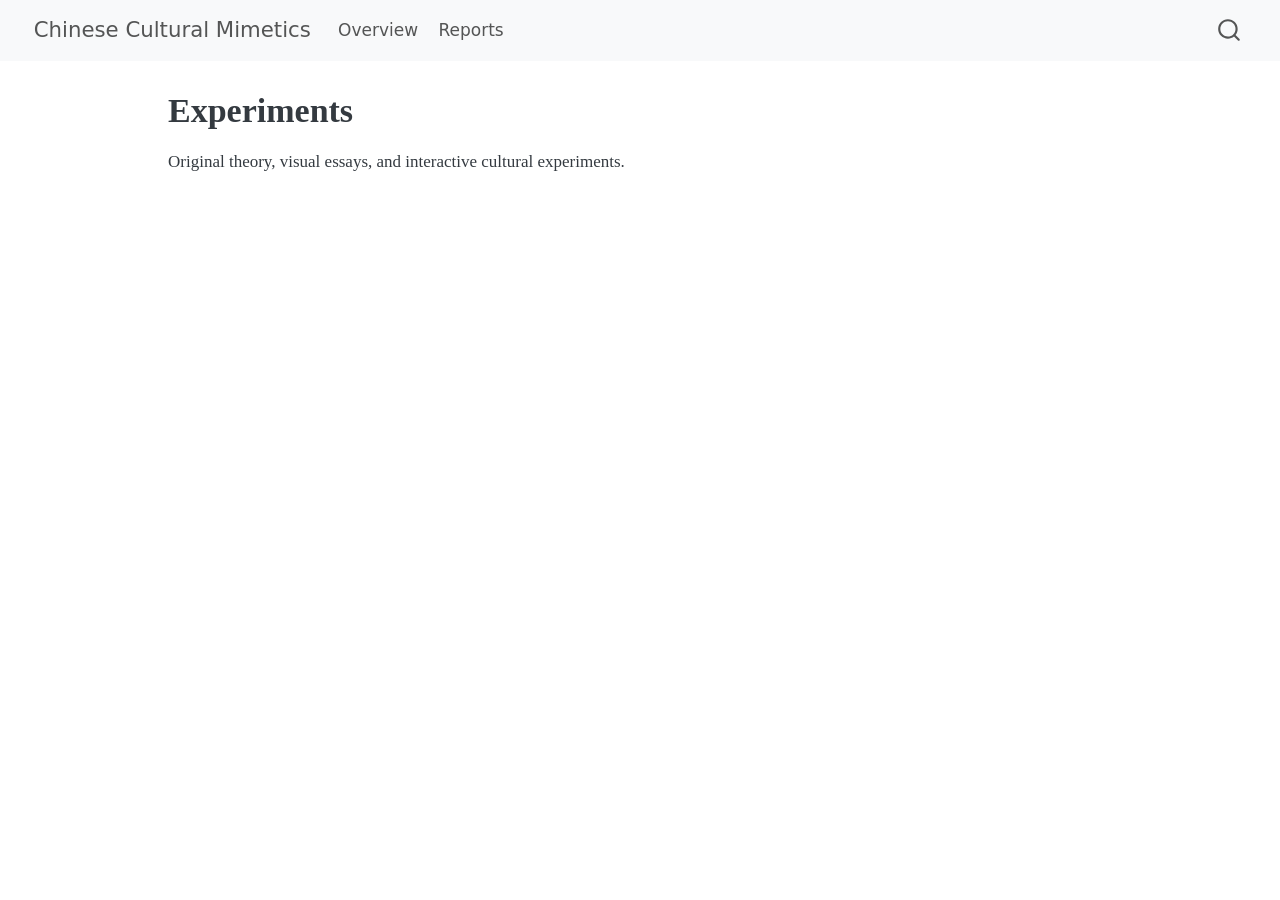
<file: experiments.html>
<!DOCTYPE html>
<html xmlns="http://www.w3.org/1999/xhtml" lang="en" xml:lang="en"><head>

<meta charset="utf-8">
<meta name="generator" content="quarto-1.8.21">

<meta name="viewport" content="width=device-width, initial-scale=1.0, user-scalable=yes">


<title>Experiments – Chinese Cultural Mimetics</title>
<style>
code{white-space: pre-wrap;}
span.smallcaps{font-variant: small-caps;}
div.columns{display: flex; gap: min(4vw, 1.5em);}
div.column{flex: auto; overflow-x: auto;}
div.hanging-indent{margin-left: 1.5em; text-indent: -1.5em;}
ul.task-list{list-style: none;}
ul.task-list li input[type="checkbox"] {
  width: 0.8em;
  margin: 0 0.8em 0.2em -1em; /* quarto-specific, see https://github.com/quarto-dev/quarto-cli/issues/4556 */ 
  vertical-align: middle;
}
</style>


<script src="site_libs/quarto-nav/quarto-nav.js"></script>
<script src="site_libs/quarto-nav/headroom.min.js"></script>
<script src="site_libs/clipboard/clipboard.min.js"></script>
<script src="site_libs/quarto-search/autocomplete.umd.js"></script>
<script src="site_libs/quarto-search/fuse.min.js"></script>
<script src="site_libs/quarto-search/quarto-search.js"></script>
<meta name="quarto:offset" content="./">
<script src="site_libs/quarto-html/quarto.js" type="module"></script>
<script src="site_libs/quarto-html/tabsets/tabsets.js" type="module"></script>
<script src="site_libs/quarto-html/axe/axe-check.js" type="module"></script>
<script src="site_libs/quarto-html/popper.min.js"></script>
<script src="site_libs/quarto-html/tippy.umd.min.js"></script>
<script src="site_libs/quarto-html/anchor.min.js"></script>
<link href="site_libs/quarto-html/tippy.css" rel="stylesheet">
<link href="site_libs/quarto-html/quarto-syntax-highlighting-ea1d7ac60288e0f1efdbc993fd8432ae.css" rel="stylesheet" id="quarto-text-highlighting-styles">
<script src="site_libs/bootstrap/bootstrap.min.js"></script>
<link href="site_libs/bootstrap/bootstrap-icons.css" rel="stylesheet">
<link href="site_libs/bootstrap/bootstrap-5b99c4884966e2e8fb4365b6a0de718a.min.css" rel="stylesheet" append-hash="true" id="quarto-bootstrap" data-mode="light">
<script id="quarto-search-options" type="application/json">{
  "location": "navbar",
  "copy-button": false,
  "collapse-after": 3,
  "panel-placement": "end",
  "type": "overlay",
  "limit": 50,
  "keyboard-shortcut": [
    "f",
    "/",
    "s"
  ],
  "show-item-context": false,
  "language": {
    "search-no-results-text": "No results",
    "search-matching-documents-text": "matching documents",
    "search-copy-link-title": "Copy link to search",
    "search-hide-matches-text": "Hide additional matches",
    "search-more-match-text": "more match in this document",
    "search-more-matches-text": "more matches in this document",
    "search-clear-button-title": "Clear",
    "search-text-placeholder": "",
    "search-detached-cancel-button-title": "Cancel",
    "search-submit-button-title": "Submit",
    "search-label": "Search"
  }
}</script>


<link rel="stylesheet" href="styles.css">
</head>

<body class="nav-fixed quarto-light">

<div id="quarto-search-results"></div>
  <header id="quarto-header" class="headroom fixed-top">
    <nav class="navbar navbar-expand-lg " data-bs-theme="dark">
      <div class="navbar-container container-fluid">
      <div class="navbar-brand-container mx-auto">
    <a href="./index.html" class="navbar-brand navbar-brand-logo">
    </a>
    <a class="navbar-brand" href="./index.html">
    <span class="navbar-title">Chinese Cultural Mimetics</span>
    </a>
  </div>
            <div id="quarto-search" class="" title="Search"></div>
          <button class="navbar-toggler" type="button" data-bs-toggle="collapse" data-bs-target="#navbarCollapse" aria-controls="navbarCollapse" role="menu" aria-expanded="false" aria-label="Toggle navigation" onclick="if (window.quartoToggleHeadroom) { window.quartoToggleHeadroom(); }">
  <span class="navbar-toggler-icon"></span>
</button>
          <div class="collapse navbar-collapse" id="navbarCollapse">
            <ul class="navbar-nav navbar-nav-scroll me-auto">
  <li class="nav-item">
    <a class="nav-link" href="./index.html"> 
<span class="menu-text">Overview</span></a>
  </li>  
  <li class="nav-item">
    <a class="nav-link" href="./reports/index.html"> 
<span class="menu-text">Reports</span></a>
  </li>  
</ul>
          </div> <!-- /navcollapse -->
            <div class="quarto-navbar-tools">
</div>
      </div> <!-- /container-fluid -->
    </nav>
</header>
<!-- content -->
<div id="quarto-content" class="quarto-container page-columns page-rows-contents page-layout-article page-navbar">
<!-- sidebar -->
<!-- margin-sidebar -->
    <div id="quarto-margin-sidebar" class="sidebar margin-sidebar zindex-bottom">
        
    </div>
<!-- main -->
<main class="content" id="quarto-document-content">

<header id="title-block-header" class="quarto-title-block default">
<div class="quarto-title">
<h1 class="title">Experiments</h1>
</div>



<div class="quarto-title-meta">

    
  
    
  </div>
  


</header>


<p>Original theory, visual essays, and interactive cultural experiments.</p>



</main> <!-- /main -->
<script id="quarto-html-after-body" type="application/javascript">
  window.document.addEventListener("DOMContentLoaded", function (event) {
    const icon = "";
    const anchorJS = new window.AnchorJS();
    anchorJS.options = {
      placement: 'right',
      icon: icon
    };
    anchorJS.add('.anchored');
    const isCodeAnnotation = (el) => {
      for (const clz of el.classList) {
        if (clz.startsWith('code-annotation-')) {                     
          return true;
        }
      }
      return false;
    }
    const onCopySuccess = function(e) {
      // button target
      const button = e.trigger;
      // don't keep focus
      button.blur();
      // flash "checked"
      button.classList.add('code-copy-button-checked');
      var currentTitle = button.getAttribute("title");
      button.setAttribute("title", "Copied!");
      let tooltip;
      if (window.bootstrap) {
        button.setAttribute("data-bs-toggle", "tooltip");
        button.setAttribute("data-bs-placement", "left");
        button.setAttribute("data-bs-title", "Copied!");
        tooltip = new bootstrap.Tooltip(button, 
          { trigger: "manual", 
            customClass: "code-copy-button-tooltip",
            offset: [0, -8]});
        tooltip.show();    
      }
      setTimeout(function() {
        if (tooltip) {
          tooltip.hide();
          button.removeAttribute("data-bs-title");
          button.removeAttribute("data-bs-toggle");
          button.removeAttribute("data-bs-placement");
        }
        button.setAttribute("title", currentTitle);
        button.classList.remove('code-copy-button-checked');
      }, 1000);
      // clear code selection
      e.clearSelection();
    }
    const getTextToCopy = function(trigger) {
        const codeEl = trigger.previousElementSibling.cloneNode(true);
        for (const childEl of codeEl.children) {
          if (isCodeAnnotation(childEl)) {
            childEl.remove();
          }
        }
        return codeEl.innerText;
    }
    const clipboard = new window.ClipboardJS('.code-copy-button:not([data-in-quarto-modal])', {
      text: getTextToCopy
    });
    clipboard.on('success', onCopySuccess);
    if (window.document.getElementById('quarto-embedded-source-code-modal')) {
      const clipboardModal = new window.ClipboardJS('.code-copy-button[data-in-quarto-modal]', {
        text: getTextToCopy,
        container: window.document.getElementById('quarto-embedded-source-code-modal')
      });
      clipboardModal.on('success', onCopySuccess);
    }
      var localhostRegex = new RegExp(/^(?:http|https):\/\/localhost\:?[0-9]*\//);
      var mailtoRegex = new RegExp(/^mailto:/);
        var filterRegex = new RegExp('/' + window.location.host + '/');
      var isInternal = (href) => {
          return filterRegex.test(href) || localhostRegex.test(href) || mailtoRegex.test(href);
      }
      // Inspect non-navigation links and adorn them if external
     var links = window.document.querySelectorAll('a[href]:not(.nav-link):not(.navbar-brand):not(.toc-action):not(.sidebar-link):not(.sidebar-item-toggle):not(.pagination-link):not(.no-external):not([aria-hidden]):not(.dropdown-item):not(.quarto-navigation-tool):not(.about-link)');
      for (var i=0; i<links.length; i++) {
        const link = links[i];
        if (!isInternal(link.href)) {
          // undo the damage that might have been done by quarto-nav.js in the case of
          // links that we want to consider external
          if (link.dataset.originalHref !== undefined) {
            link.href = link.dataset.originalHref;
          }
        }
      }
    function tippyHover(el, contentFn, onTriggerFn, onUntriggerFn) {
      const config = {
        allowHTML: true,
        maxWidth: 500,
        delay: 100,
        arrow: false,
        appendTo: function(el) {
            return el.parentElement;
        },
        interactive: true,
        interactiveBorder: 10,
        theme: 'quarto',
        placement: 'bottom-start',
      };
      if (contentFn) {
        config.content = contentFn;
      }
      if (onTriggerFn) {
        config.onTrigger = onTriggerFn;
      }
      if (onUntriggerFn) {
        config.onUntrigger = onUntriggerFn;
      }
      window.tippy(el, config); 
    }
    const noterefs = window.document.querySelectorAll('a[role="doc-noteref"]');
    for (var i=0; i<noterefs.length; i++) {
      const ref = noterefs[i];
      tippyHover(ref, function() {
        // use id or data attribute instead here
        let href = ref.getAttribute('data-footnote-href') || ref.getAttribute('href');
        try { href = new URL(href).hash; } catch {}
        const id = href.replace(/^#\/?/, "");
        const note = window.document.getElementById(id);
        if (note) {
          return note.innerHTML;
        } else {
          return "";
        }
      });
    }
    const xrefs = window.document.querySelectorAll('a.quarto-xref');
    const processXRef = (id, note) => {
      // Strip column container classes
      const stripColumnClz = (el) => {
        el.classList.remove("page-full", "page-columns");
        if (el.children) {
          for (const child of el.children) {
            stripColumnClz(child);
          }
        }
      }
      stripColumnClz(note)
      if (id === null || id.startsWith('sec-')) {
        // Special case sections, only their first couple elements
        const container = document.createElement("div");
        if (note.children && note.children.length > 2) {
          container.appendChild(note.children[0].cloneNode(true));
          for (let i = 1; i < note.children.length; i++) {
            const child = note.children[i];
            if (child.tagName === "P" && child.innerText === "") {
              continue;
            } else {
              container.appendChild(child.cloneNode(true));
              break;
            }
          }
          if (window.Quarto?.typesetMath) {
            window.Quarto.typesetMath(container);
          }
          return container.innerHTML
        } else {
          if (window.Quarto?.typesetMath) {
            window.Quarto.typesetMath(note);
          }
          return note.innerHTML;
        }
      } else {
        // Remove any anchor links if they are present
        const anchorLink = note.querySelector('a.anchorjs-link');
        if (anchorLink) {
          anchorLink.remove();
        }
        if (window.Quarto?.typesetMath) {
          window.Quarto.typesetMath(note);
        }
        if (note.classList.contains("callout")) {
          return note.outerHTML;
        } else {
          return note.innerHTML;
        }
      }
    }
    for (var i=0; i<xrefs.length; i++) {
      const xref = xrefs[i];
      tippyHover(xref, undefined, function(instance) {
        instance.disable();
        let url = xref.getAttribute('href');
        let hash = undefined; 
        if (url.startsWith('#')) {
          hash = url;
        } else {
          try { hash = new URL(url).hash; } catch {}
        }
        if (hash) {
          const id = hash.replace(/^#\/?/, "");
          const note = window.document.getElementById(id);
          if (note !== null) {
            try {
              const html = processXRef(id, note.cloneNode(true));
              instance.setContent(html);
            } finally {
              instance.enable();
              instance.show();
            }
          } else {
            // See if we can fetch this
            fetch(url.split('#')[0])
            .then(res => res.text())
            .then(html => {
              const parser = new DOMParser();
              const htmlDoc = parser.parseFromString(html, "text/html");
              const note = htmlDoc.getElementById(id);
              if (note !== null) {
                const html = processXRef(id, note);
                instance.setContent(html);
              } 
            }).finally(() => {
              instance.enable();
              instance.show();
            });
          }
        } else {
          // See if we can fetch a full url (with no hash to target)
          // This is a special case and we should probably do some content thinning / targeting
          fetch(url)
          .then(res => res.text())
          .then(html => {
            const parser = new DOMParser();
            const htmlDoc = parser.parseFromString(html, "text/html");
            const note = htmlDoc.querySelector('main.content');
            if (note !== null) {
              // This should only happen for chapter cross references
              // (since there is no id in the URL)
              // remove the first header
              if (note.children.length > 0 && note.children[0].tagName === "HEADER") {
                note.children[0].remove();
              }
              const html = processXRef(null, note);
              instance.setContent(html);
            } 
          }).finally(() => {
            instance.enable();
            instance.show();
          });
        }
      }, function(instance) {
      });
    }
        let selectedAnnoteEl;
        const selectorForAnnotation = ( cell, annotation) => {
          let cellAttr = 'data-code-cell="' + cell + '"';
          let lineAttr = 'data-code-annotation="' +  annotation + '"';
          const selector = 'span[' + cellAttr + '][' + lineAttr + ']';
          return selector;
        }
        const selectCodeLines = (annoteEl) => {
          const doc = window.document;
          const targetCell = annoteEl.getAttribute("data-target-cell");
          const targetAnnotation = annoteEl.getAttribute("data-target-annotation");
          const annoteSpan = window.document.querySelector(selectorForAnnotation(targetCell, targetAnnotation));
          const lines = annoteSpan.getAttribute("data-code-lines").split(",");
          const lineIds = lines.map((line) => {
            return targetCell + "-" + line;
          })
          let top = null;
          let height = null;
          let parent = null;
          if (lineIds.length > 0) {
              //compute the position of the single el (top and bottom and make a div)
              const el = window.document.getElementById(lineIds[0]);
              top = el.offsetTop;
              height = el.offsetHeight;
              parent = el.parentElement.parentElement;
            if (lineIds.length > 1) {
              const lastEl = window.document.getElementById(lineIds[lineIds.length - 1]);
              const bottom = lastEl.offsetTop + lastEl.offsetHeight;
              height = bottom - top;
            }
            if (top !== null && height !== null && parent !== null) {
              // cook up a div (if necessary) and position it 
              let div = window.document.getElementById("code-annotation-line-highlight");
              if (div === null) {
                div = window.document.createElement("div");
                div.setAttribute("id", "code-annotation-line-highlight");
                div.style.position = 'absolute';
                parent.appendChild(div);
              }
              div.style.top = top - 2 + "px";
              div.style.height = height + 4 + "px";
              div.style.left = 0;
              let gutterDiv = window.document.getElementById("code-annotation-line-highlight-gutter");
              if (gutterDiv === null) {
                gutterDiv = window.document.createElement("div");
                gutterDiv.setAttribute("id", "code-annotation-line-highlight-gutter");
                gutterDiv.style.position = 'absolute';
                const codeCell = window.document.getElementById(targetCell);
                const gutter = codeCell.querySelector('.code-annotation-gutter');
                gutter.appendChild(gutterDiv);
              }
              gutterDiv.style.top = top - 2 + "px";
              gutterDiv.style.height = height + 4 + "px";
            }
            selectedAnnoteEl = annoteEl;
          }
        };
        const unselectCodeLines = () => {
          const elementsIds = ["code-annotation-line-highlight", "code-annotation-line-highlight-gutter"];
          elementsIds.forEach((elId) => {
            const div = window.document.getElementById(elId);
            if (div) {
              div.remove();
            }
          });
          selectedAnnoteEl = undefined;
        };
          // Handle positioning of the toggle
      window.addEventListener(
        "resize",
        throttle(() => {
          elRect = undefined;
          if (selectedAnnoteEl) {
            selectCodeLines(selectedAnnoteEl);
          }
        }, 10)
      );
      function throttle(fn, ms) {
      let throttle = false;
      let timer;
        return (...args) => {
          if(!throttle) { // first call gets through
              fn.apply(this, args);
              throttle = true;
          } else { // all the others get throttled
              if(timer) clearTimeout(timer); // cancel #2
              timer = setTimeout(() => {
                fn.apply(this, args);
                timer = throttle = false;
              }, ms);
          }
        };
      }
        // Attach click handler to the DT
        const annoteDls = window.document.querySelectorAll('dt[data-target-cell]');
        for (const annoteDlNode of annoteDls) {
          annoteDlNode.addEventListener('click', (event) => {
            const clickedEl = event.target;
            if (clickedEl !== selectedAnnoteEl) {
              unselectCodeLines();
              const activeEl = window.document.querySelector('dt[data-target-cell].code-annotation-active');
              if (activeEl) {
                activeEl.classList.remove('code-annotation-active');
              }
              selectCodeLines(clickedEl);
              clickedEl.classList.add('code-annotation-active');
            } else {
              // Unselect the line
              unselectCodeLines();
              clickedEl.classList.remove('code-annotation-active');
            }
          });
        }
    const findCites = (el) => {
      const parentEl = el.parentElement;
      if (parentEl) {
        const cites = parentEl.dataset.cites;
        if (cites) {
          return {
            el,
            cites: cites.split(' ')
          };
        } else {
          return findCites(el.parentElement)
        }
      } else {
        return undefined;
      }
    };
    var bibliorefs = window.document.querySelectorAll('a[role="doc-biblioref"]');
    for (var i=0; i<bibliorefs.length; i++) {
      const ref = bibliorefs[i];
      const citeInfo = findCites(ref);
      if (citeInfo) {
        tippyHover(citeInfo.el, function() {
          var popup = window.document.createElement('div');
          citeInfo.cites.forEach(function(cite) {
            var citeDiv = window.document.createElement('div');
            citeDiv.classList.add('hanging-indent');
            citeDiv.classList.add('csl-entry');
            var biblioDiv = window.document.getElementById('ref-' + cite);
            if (biblioDiv) {
              citeDiv.innerHTML = biblioDiv.innerHTML;
            }
            popup.appendChild(citeDiv);
          });
          return popup.innerHTML;
        });
      }
    }
  });
  </script>
</div> <!-- /content -->




</body></html>
</file>
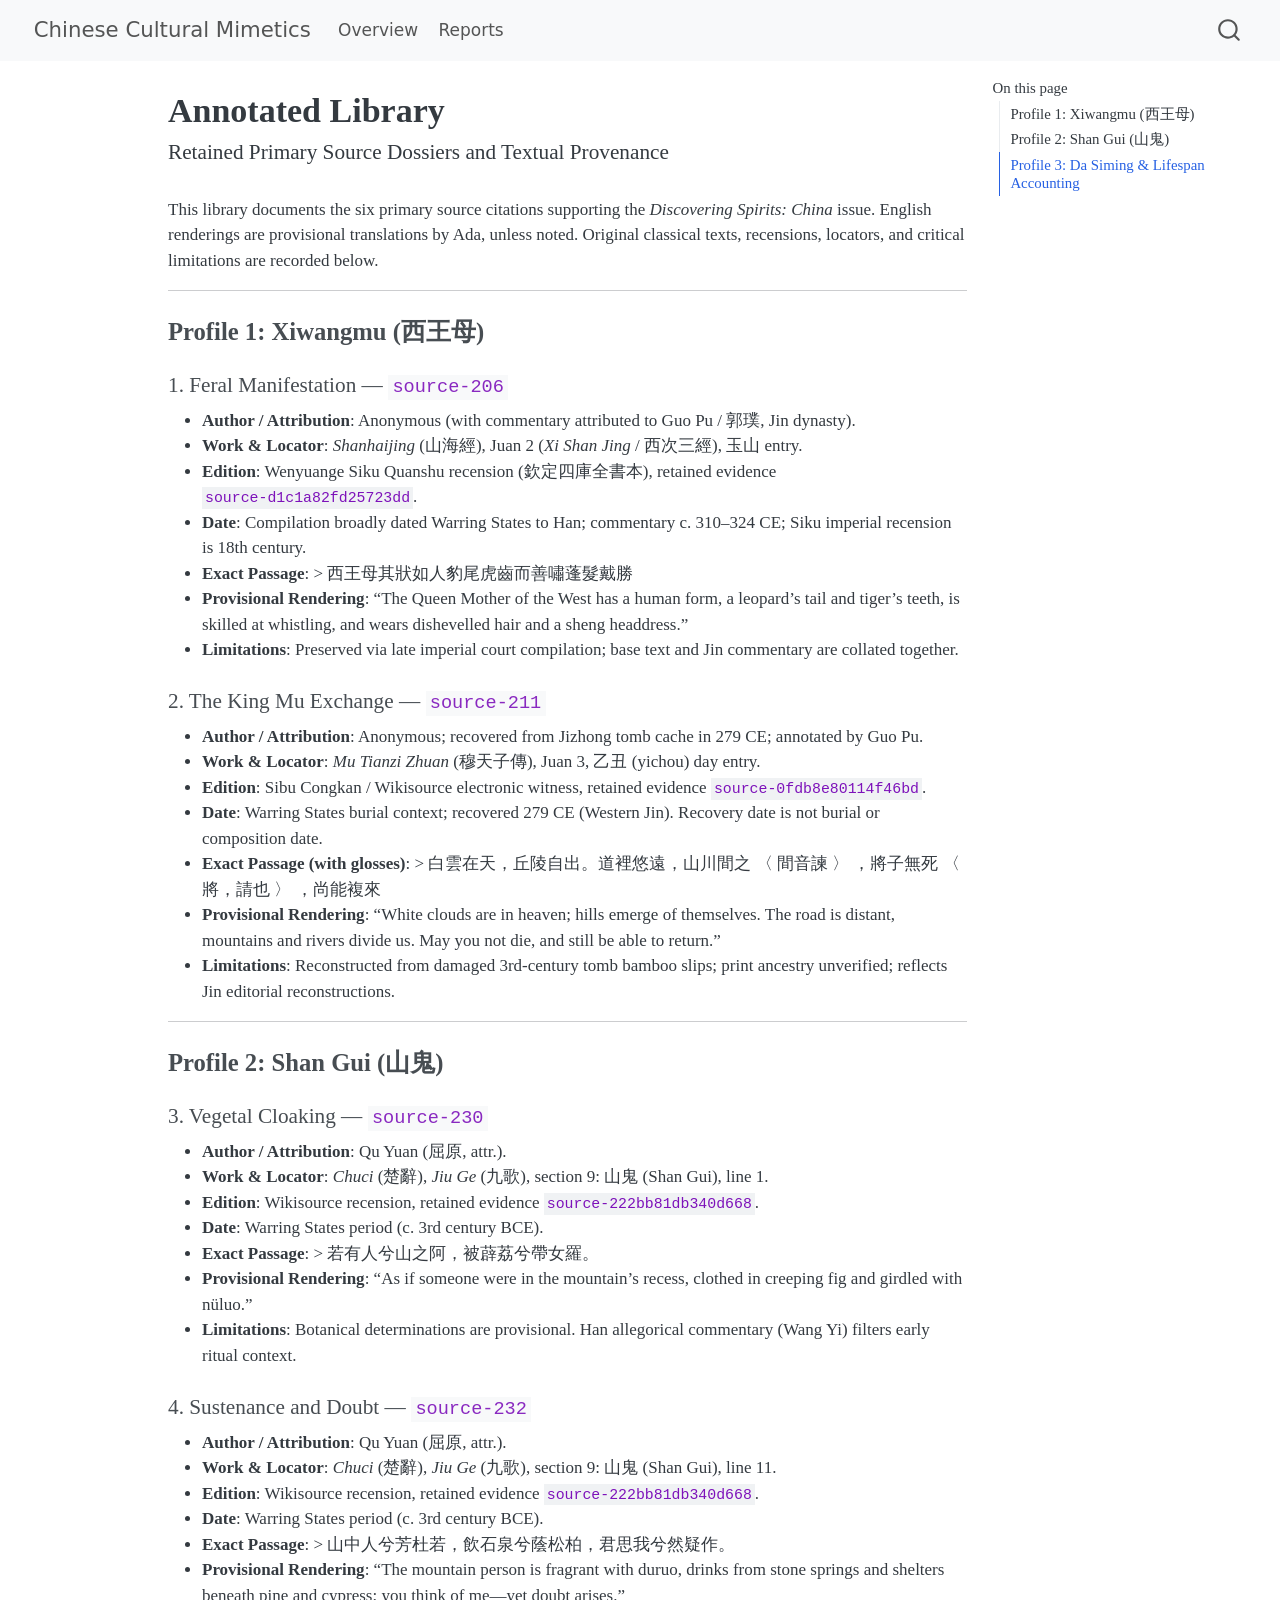
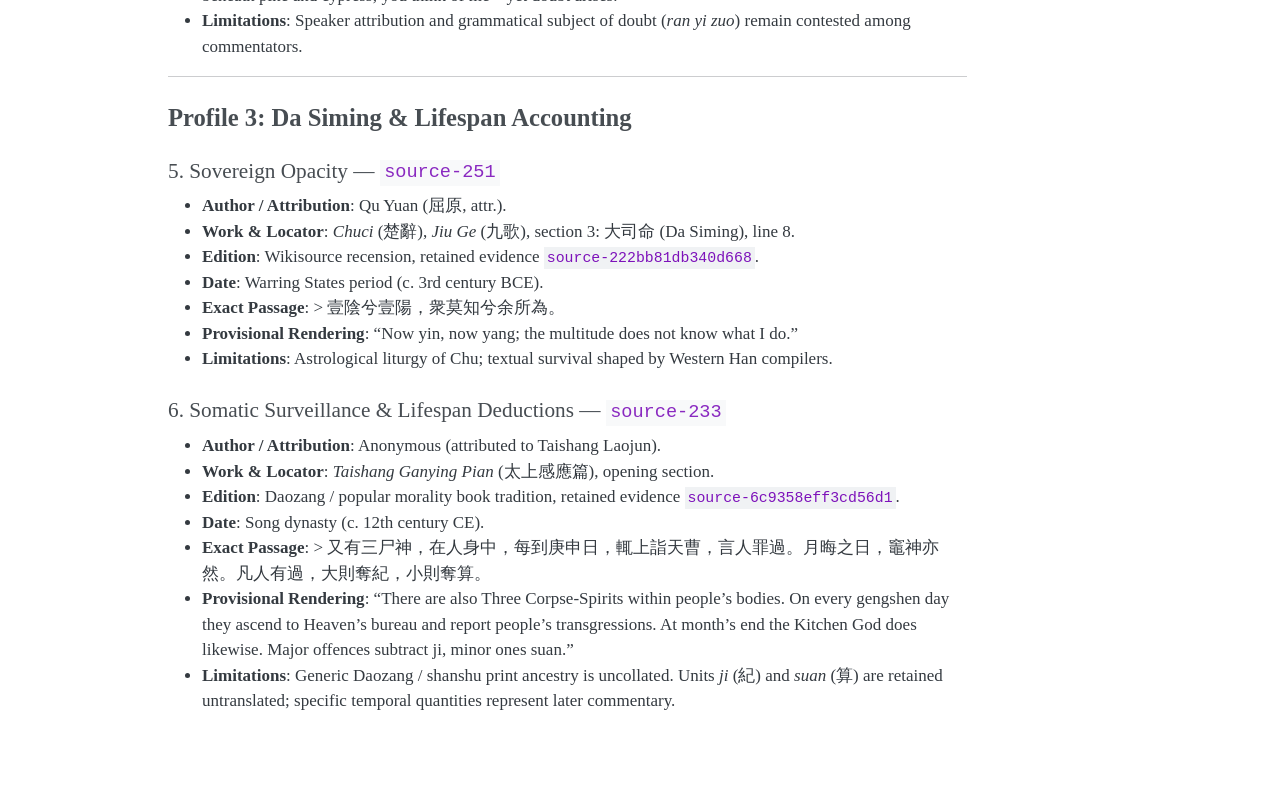
<file: library.html>
<!DOCTYPE html>
<html xmlns="http://www.w3.org/1999/xhtml" lang="en" xml:lang="en"><head>

<meta charset="utf-8">
<meta name="generator" content="quarto-1.8.21">

<meta name="viewport" content="width=device-width, initial-scale=1.0, user-scalable=yes">


<title>Annotated Library – Chinese Cultural Mimetics</title>
<style>
code{white-space: pre-wrap;}
span.smallcaps{font-variant: small-caps;}
div.columns{display: flex; gap: min(4vw, 1.5em);}
div.column{flex: auto; overflow-x: auto;}
div.hanging-indent{margin-left: 1.5em; text-indent: -1.5em;}
ul.task-list{list-style: none;}
ul.task-list li input[type="checkbox"] {
  width: 0.8em;
  margin: 0 0.8em 0.2em -1em; /* quarto-specific, see https://github.com/quarto-dev/quarto-cli/issues/4556 */ 
  vertical-align: middle;
}
</style>


<script src="site_libs/quarto-nav/quarto-nav.js"></script>
<script src="site_libs/quarto-nav/headroom.min.js"></script>
<script src="site_libs/clipboard/clipboard.min.js"></script>
<script src="site_libs/quarto-search/autocomplete.umd.js"></script>
<script src="site_libs/quarto-search/fuse.min.js"></script>
<script src="site_libs/quarto-search/quarto-search.js"></script>
<meta name="quarto:offset" content="./">
<script src="site_libs/quarto-html/quarto.js" type="module"></script>
<script src="site_libs/quarto-html/tabsets/tabsets.js" type="module"></script>
<script src="site_libs/quarto-html/axe/axe-check.js" type="module"></script>
<script src="site_libs/quarto-html/popper.min.js"></script>
<script src="site_libs/quarto-html/tippy.umd.min.js"></script>
<script src="site_libs/quarto-html/anchor.min.js"></script>
<link href="site_libs/quarto-html/tippy.css" rel="stylesheet">
<link href="site_libs/quarto-html/quarto-syntax-highlighting-ea1d7ac60288e0f1efdbc993fd8432ae.css" rel="stylesheet" id="quarto-text-highlighting-styles">
<script src="site_libs/bootstrap/bootstrap.min.js"></script>
<link href="site_libs/bootstrap/bootstrap-icons.css" rel="stylesheet">
<link href="site_libs/bootstrap/bootstrap-5b99c4884966e2e8fb4365b6a0de718a.min.css" rel="stylesheet" append-hash="true" id="quarto-bootstrap" data-mode="light">
<script id="quarto-search-options" type="application/json">{
  "location": "navbar",
  "copy-button": false,
  "collapse-after": 3,
  "panel-placement": "end",
  "type": "overlay",
  "limit": 50,
  "keyboard-shortcut": [
    "f",
    "/",
    "s"
  ],
  "show-item-context": false,
  "language": {
    "search-no-results-text": "No results",
    "search-matching-documents-text": "matching documents",
    "search-copy-link-title": "Copy link to search",
    "search-hide-matches-text": "Hide additional matches",
    "search-more-match-text": "more match in this document",
    "search-more-matches-text": "more matches in this document",
    "search-clear-button-title": "Clear",
    "search-text-placeholder": "",
    "search-detached-cancel-button-title": "Cancel",
    "search-submit-button-title": "Submit",
    "search-label": "Search"
  }
}</script>


<link rel="stylesheet" href="styles.css">
</head>

<body class="nav-fixed quarto-light">

<div id="quarto-search-results"></div>
  <header id="quarto-header" class="headroom fixed-top">
    <nav class="navbar navbar-expand-lg " data-bs-theme="dark">
      <div class="navbar-container container-fluid">
      <div class="navbar-brand-container mx-auto">
    <a href="./index.html" class="navbar-brand navbar-brand-logo">
    </a>
    <a class="navbar-brand" href="./index.html">
    <span class="navbar-title">Chinese Cultural Mimetics</span>
    </a>
  </div>
            <div id="quarto-search" class="" title="Search"></div>
          <button class="navbar-toggler" type="button" data-bs-toggle="collapse" data-bs-target="#navbarCollapse" aria-controls="navbarCollapse" role="menu" aria-expanded="false" aria-label="Toggle navigation" onclick="if (window.quartoToggleHeadroom) { window.quartoToggleHeadroom(); }">
  <span class="navbar-toggler-icon"></span>
</button>
          <div class="collapse navbar-collapse" id="navbarCollapse">
            <ul class="navbar-nav navbar-nav-scroll me-auto">
  <li class="nav-item">
    <a class="nav-link" href="./index.html"> 
<span class="menu-text">Overview</span></a>
  </li>  
  <li class="nav-item">
    <a class="nav-link" href="./reports/index.html"> 
<span class="menu-text">Reports</span></a>
  </li>  
</ul>
          </div> <!-- /navcollapse -->
            <div class="quarto-navbar-tools">
</div>
      </div> <!-- /container-fluid -->
    </nav>
</header>
<!-- content -->
<div id="quarto-content" class="quarto-container page-columns page-rows-contents page-layout-article page-navbar">
<!-- sidebar -->
<!-- margin-sidebar -->
    <div id="quarto-margin-sidebar" class="sidebar margin-sidebar">
        <nav id="TOC" role="doc-toc" class="toc-active">
    <h2 id="toc-title">On this page</h2>
   
  <ul>
  <li><a href="#profile-1-xiwangmu-西王母" id="toc-profile-1-xiwangmu-西王母" class="nav-link active" data-scroll-target="#profile-1-xiwangmu-西王母">Profile 1: Xiwangmu (西王母)</a></li>
  <li><a href="#profile-2-shan-gui-山鬼" id="toc-profile-2-shan-gui-山鬼" class="nav-link" data-scroll-target="#profile-2-shan-gui-山鬼">Profile 2: Shan Gui (山鬼)</a></li>
  <li><a href="#profile-3-da-siming-lifespan-accounting" id="toc-profile-3-da-siming-lifespan-accounting" class="nav-link" data-scroll-target="#profile-3-da-siming-lifespan-accounting">Profile 3: Da Siming &amp; Lifespan Accounting</a></li>
  </ul>
</nav>
    </div>
<!-- main -->
<main class="content" id="quarto-document-content">

<header id="title-block-header" class="quarto-title-block default">
<div class="quarto-title">
<h1 class="title">Annotated Library</h1>
<p class="subtitle lead">Retained Primary Source Dossiers and Textual Provenance</p>
</div>



<div class="quarto-title-meta">

    
  
    
  </div>
  


</header>


<p>This library documents the six primary source citations supporting the <em>Discovering Spirits: China</em> issue. English renderings are provisional translations by Ada, unless noted. Original classical texts, recensions, locators, and critical limitations are recorded below.</p>
<hr>
<section id="profile-1-xiwangmu-西王母" class="level3">
<h3 class="anchored" data-anchor-id="profile-1-xiwangmu-西王母">Profile 1: Xiwangmu (西王母)</h3>
<section id="feral-manifestation-source-206" class="level4">
<h4 class="anchored" data-anchor-id="feral-manifestation-source-206">1. Feral Manifestation — <code>source-206</code></h4>
<ul>
<li><strong>Author / Attribution</strong>: Anonymous (with commentary attributed to Guo Pu / 郭璞, Jin dynasty).</li>
<li><strong>Work &amp; Locator</strong>: <em>Shanhaijing</em> (山海經), Juan 2 (<em>Xi Shan Jing</em> / 西次三經), 玉山 entry.</li>
<li><strong>Edition</strong>: Wenyuange Siku Quanshu recension (欽定四庫全書本), retained evidence <code>source-d1c1a82fd25723dd</code>.</li>
<li><strong>Date</strong>: Compilation broadly dated Warring States to Han; commentary c.&nbsp;310–324 CE; Siku imperial recension is 18th century.</li>
<li><strong>Exact Passage</strong>: &gt; 西王母其狀如人豹尾虎齒而善嘯蓬髮戴勝</li>
<li><strong>Provisional Rendering</strong>: “The Queen Mother of the West has a human form, a leopard’s tail and tiger’s teeth, is skilled at whistling, and wears dishevelled hair and a sheng headdress.”</li>
<li><strong>Limitations</strong>: Preserved via late imperial court compilation; base text and Jin commentary are collated together.</li>
</ul>
</section>
<section id="the-king-mu-exchange-source-211" class="level4">
<h4 class="anchored" data-anchor-id="the-king-mu-exchange-source-211">2. The King Mu Exchange — <code>source-211</code></h4>
<ul>
<li><strong>Author / Attribution</strong>: Anonymous; recovered from Jizhong tomb cache in 279 CE; annotated by Guo Pu.</li>
<li><strong>Work &amp; Locator</strong>: <em>Mu Tianzi Zhuan</em> (穆天子傳), Juan 3, 乙丑 (yichou) day entry.</li>
<li><strong>Edition</strong>: Sibu Congkan / Wikisource electronic witness, retained evidence <code>source-0fdb8e80114f46bd</code>.</li>
<li><strong>Date</strong>: Warring States burial context; recovered 279 CE (Western Jin). Recovery date is not burial or composition date.</li>
<li><strong>Exact Passage (with glosses)</strong>: &gt; 白雲在天，丘陵自出。道裡悠遠，山川間之 〈 間音諫 〉 ，將子無死 〈 將，請也 〉 ，尚能複來</li>
<li><strong>Provisional Rendering</strong>: “White clouds are in heaven; hills emerge of themselves. The road is distant, mountains and rivers divide us. May you not die, and still be able to return.”</li>
<li><strong>Limitations</strong>: Reconstructed from damaged 3rd-century tomb bamboo slips; print ancestry unverified; reflects Jin editorial reconstructions.</li>
</ul>
<hr>
</section>
</section>
<section id="profile-2-shan-gui-山鬼" class="level3">
<h3 class="anchored" data-anchor-id="profile-2-shan-gui-山鬼">Profile 2: Shan Gui (山鬼)</h3>
<section id="vegetal-cloaking-source-230" class="level4">
<h4 class="anchored" data-anchor-id="vegetal-cloaking-source-230">3. Vegetal Cloaking — <code>source-230</code></h4>
<ul>
<li><strong>Author / Attribution</strong>: Qu Yuan (屈原, attr.).</li>
<li><strong>Work &amp; Locator</strong>: <em>Chuci</em> (楚辭), <em>Jiu Ge</em> (九歌), section 9: 山鬼 (Shan Gui), line 1.</li>
<li><strong>Edition</strong>: Wikisource recension, retained evidence <code>source-222bb81db340d668</code>.</li>
<li><strong>Date</strong>: Warring States period (c.&nbsp;3rd century BCE).</li>
<li><strong>Exact Passage</strong>: &gt; 若有人兮山之阿，被薜荔兮帶女羅。</li>
<li><strong>Provisional Rendering</strong>: “As if someone were in the mountain’s recess, clothed in creeping fig and girdled with nüluo.”</li>
<li><strong>Limitations</strong>: Botanical determinations are provisional. Han allegorical commentary (Wang Yi) filters early ritual context.</li>
</ul>
</section>
<section id="sustenance-and-doubt-source-232" class="level4">
<h4 class="anchored" data-anchor-id="sustenance-and-doubt-source-232">4. Sustenance and Doubt — <code>source-232</code></h4>
<ul>
<li><strong>Author / Attribution</strong>: Qu Yuan (屈原, attr.).</li>
<li><strong>Work &amp; Locator</strong>: <em>Chuci</em> (楚辭), <em>Jiu Ge</em> (九歌), section 9: 山鬼 (Shan Gui), line 11.</li>
<li><strong>Edition</strong>: Wikisource recension, retained evidence <code>source-222bb81db340d668</code>.</li>
<li><strong>Date</strong>: Warring States period (c.&nbsp;3rd century BCE).</li>
<li><strong>Exact Passage</strong>: &gt; 山中人兮芳杜若，飲石泉兮蔭松柏，君思我兮然疑作。</li>
<li><strong>Provisional Rendering</strong>: “The mountain person is fragrant with duruo, drinks from stone springs and shelters beneath pine and cypress; you think of me—yet doubt arises.”</li>
<li><strong>Limitations</strong>: Speaker attribution and grammatical subject of doubt (<em>ran yi zuo</em>) remain contested among commentators.</li>
</ul>
<hr>
</section>
</section>
<section id="profile-3-da-siming-lifespan-accounting" class="level3">
<h3 class="anchored" data-anchor-id="profile-3-da-siming-lifespan-accounting">Profile 3: Da Siming &amp; Lifespan Accounting</h3>
<section id="sovereign-opacity-source-251" class="level4">
<h4 class="anchored" data-anchor-id="sovereign-opacity-source-251">5. Sovereign Opacity — <code>source-251</code></h4>
<ul>
<li><strong>Author / Attribution</strong>: Qu Yuan (屈原, attr.).</li>
<li><strong>Work &amp; Locator</strong>: <em>Chuci</em> (楚辭), <em>Jiu Ge</em> (九歌), section 3: 大司命 (Da Siming), line 8.</li>
<li><strong>Edition</strong>: Wikisource recension, retained evidence <code>source-222bb81db340d668</code>.</li>
<li><strong>Date</strong>: Warring States period (c.&nbsp;3rd century BCE).</li>
<li><strong>Exact Passage</strong>: &gt; 壹陰兮壹陽，衆莫知兮余所為。</li>
<li><strong>Provisional Rendering</strong>: “Now yin, now yang; the multitude does not know what I do.”</li>
<li><strong>Limitations</strong>: Astrological liturgy of Chu; textual survival shaped by Western Han compilers.</li>
</ul>
</section>
<section id="somatic-surveillance-lifespan-deductions-source-233" class="level4">
<h4 class="anchored" data-anchor-id="somatic-surveillance-lifespan-deductions-source-233">6. Somatic Surveillance &amp; Lifespan Deductions — <code>source-233</code></h4>
<ul>
<li><strong>Author / Attribution</strong>: Anonymous (attributed to Taishang Laojun).</li>
<li><strong>Work &amp; Locator</strong>: <em>Taishang Ganying Pian</em> (太上感應篇), opening section.</li>
<li><strong>Edition</strong>: Daozang / popular morality book tradition, retained evidence <code>source-6c9358eff3cd56d1</code>.</li>
<li><strong>Date</strong>: Song dynasty (c.&nbsp;12th century CE).</li>
<li><strong>Exact Passage</strong>: &gt; 又有三尸神，在人身中，每到庚申日，輒上詣天曹，言人罪過。月晦之日，竈神亦然。凡人有過，大則奪紀，小則奪算。</li>
<li><strong>Provisional Rendering</strong>: “There are also Three Corpse-Spirits within people’s bodies. On every gengshen day they ascend to Heaven’s bureau and report people’s transgressions. At month’s end the Kitchen God does likewise. Major offences subtract ji, minor ones suan.”</li>
<li><strong>Limitations</strong>: Generic Daozang / shanshu print ancestry is uncollated. Units <em>ji</em> (紀) and <em>suan</em> (算) are retained untranslated; specific temporal quantities represent later commentary.</li>
</ul>


</section>
</section>

</main> <!-- /main -->
<script id="quarto-html-after-body" type="application/javascript">
  window.document.addEventListener("DOMContentLoaded", function (event) {
    const icon = "";
    const anchorJS = new window.AnchorJS();
    anchorJS.options = {
      placement: 'right',
      icon: icon
    };
    anchorJS.add('.anchored');
    const isCodeAnnotation = (el) => {
      for (const clz of el.classList) {
        if (clz.startsWith('code-annotation-')) {                     
          return true;
        }
      }
      return false;
    }
    const onCopySuccess = function(e) {
      // button target
      const button = e.trigger;
      // don't keep focus
      button.blur();
      // flash "checked"
      button.classList.add('code-copy-button-checked');
      var currentTitle = button.getAttribute("title");
      button.setAttribute("title", "Copied!");
      let tooltip;
      if (window.bootstrap) {
        button.setAttribute("data-bs-toggle", "tooltip");
        button.setAttribute("data-bs-placement", "left");
        button.setAttribute("data-bs-title", "Copied!");
        tooltip = new bootstrap.Tooltip(button, 
          { trigger: "manual", 
            customClass: "code-copy-button-tooltip",
            offset: [0, -8]});
        tooltip.show();    
      }
      setTimeout(function() {
        if (tooltip) {
          tooltip.hide();
          button.removeAttribute("data-bs-title");
          button.removeAttribute("data-bs-toggle");
          button.removeAttribute("data-bs-placement");
        }
        button.setAttribute("title", currentTitle);
        button.classList.remove('code-copy-button-checked');
      }, 1000);
      // clear code selection
      e.clearSelection();
    }
    const getTextToCopy = function(trigger) {
        const codeEl = trigger.previousElementSibling.cloneNode(true);
        for (const childEl of codeEl.children) {
          if (isCodeAnnotation(childEl)) {
            childEl.remove();
          }
        }
        return codeEl.innerText;
    }
    const clipboard = new window.ClipboardJS('.code-copy-button:not([data-in-quarto-modal])', {
      text: getTextToCopy
    });
    clipboard.on('success', onCopySuccess);
    if (window.document.getElementById('quarto-embedded-source-code-modal')) {
      const clipboardModal = new window.ClipboardJS('.code-copy-button[data-in-quarto-modal]', {
        text: getTextToCopy,
        container: window.document.getElementById('quarto-embedded-source-code-modal')
      });
      clipboardModal.on('success', onCopySuccess);
    }
      var localhostRegex = new RegExp(/^(?:http|https):\/\/localhost\:?[0-9]*\//);
      var mailtoRegex = new RegExp(/^mailto:/);
        var filterRegex = new RegExp('/' + window.location.host + '/');
      var isInternal = (href) => {
          return filterRegex.test(href) || localhostRegex.test(href) || mailtoRegex.test(href);
      }
      // Inspect non-navigation links and adorn them if external
     var links = window.document.querySelectorAll('a[href]:not(.nav-link):not(.navbar-brand):not(.toc-action):not(.sidebar-link):not(.sidebar-item-toggle):not(.pagination-link):not(.no-external):not([aria-hidden]):not(.dropdown-item):not(.quarto-navigation-tool):not(.about-link)');
      for (var i=0; i<links.length; i++) {
        const link = links[i];
        if (!isInternal(link.href)) {
          // undo the damage that might have been done by quarto-nav.js in the case of
          // links that we want to consider external
          if (link.dataset.originalHref !== undefined) {
            link.href = link.dataset.originalHref;
          }
        }
      }
    function tippyHover(el, contentFn, onTriggerFn, onUntriggerFn) {
      const config = {
        allowHTML: true,
        maxWidth: 500,
        delay: 100,
        arrow: false,
        appendTo: function(el) {
            return el.parentElement;
        },
        interactive: true,
        interactiveBorder: 10,
        theme: 'quarto',
        placement: 'bottom-start',
      };
      if (contentFn) {
        config.content = contentFn;
      }
      if (onTriggerFn) {
        config.onTrigger = onTriggerFn;
      }
      if (onUntriggerFn) {
        config.onUntrigger = onUntriggerFn;
      }
      window.tippy(el, config); 
    }
    const noterefs = window.document.querySelectorAll('a[role="doc-noteref"]');
    for (var i=0; i<noterefs.length; i++) {
      const ref = noterefs[i];
      tippyHover(ref, function() {
        // use id or data attribute instead here
        let href = ref.getAttribute('data-footnote-href') || ref.getAttribute('href');
        try { href = new URL(href).hash; } catch {}
        const id = href.replace(/^#\/?/, "");
        const note = window.document.getElementById(id);
        if (note) {
          return note.innerHTML;
        } else {
          return "";
        }
      });
    }
    const xrefs = window.document.querySelectorAll('a.quarto-xref');
    const processXRef = (id, note) => {
      // Strip column container classes
      const stripColumnClz = (el) => {
        el.classList.remove("page-full", "page-columns");
        if (el.children) {
          for (const child of el.children) {
            stripColumnClz(child);
          }
        }
      }
      stripColumnClz(note)
      if (id === null || id.startsWith('sec-')) {
        // Special case sections, only their first couple elements
        const container = document.createElement("div");
        if (note.children && note.children.length > 2) {
          container.appendChild(note.children[0].cloneNode(true));
          for (let i = 1; i < note.children.length; i++) {
            const child = note.children[i];
            if (child.tagName === "P" && child.innerText === "") {
              continue;
            } else {
              container.appendChild(child.cloneNode(true));
              break;
            }
          }
          if (window.Quarto?.typesetMath) {
            window.Quarto.typesetMath(container);
          }
          return container.innerHTML
        } else {
          if (window.Quarto?.typesetMath) {
            window.Quarto.typesetMath(note);
          }
          return note.innerHTML;
        }
      } else {
        // Remove any anchor links if they are present
        const anchorLink = note.querySelector('a.anchorjs-link');
        if (anchorLink) {
          anchorLink.remove();
        }
        if (window.Quarto?.typesetMath) {
          window.Quarto.typesetMath(note);
        }
        if (note.classList.contains("callout")) {
          return note.outerHTML;
        } else {
          return note.innerHTML;
        }
      }
    }
    for (var i=0; i<xrefs.length; i++) {
      const xref = xrefs[i];
      tippyHover(xref, undefined, function(instance) {
        instance.disable();
        let url = xref.getAttribute('href');
        let hash = undefined; 
        if (url.startsWith('#')) {
          hash = url;
        } else {
          try { hash = new URL(url).hash; } catch {}
        }
        if (hash) {
          const id = hash.replace(/^#\/?/, "");
          const note = window.document.getElementById(id);
          if (note !== null) {
            try {
              const html = processXRef(id, note.cloneNode(true));
              instance.setContent(html);
            } finally {
              instance.enable();
              instance.show();
            }
          } else {
            // See if we can fetch this
            fetch(url.split('#')[0])
            .then(res => res.text())
            .then(html => {
              const parser = new DOMParser();
              const htmlDoc = parser.parseFromString(html, "text/html");
              const note = htmlDoc.getElementById(id);
              if (note !== null) {
                const html = processXRef(id, note);
                instance.setContent(html);
              } 
            }).finally(() => {
              instance.enable();
              instance.show();
            });
          }
        } else {
          // See if we can fetch a full url (with no hash to target)
          // This is a special case and we should probably do some content thinning / targeting
          fetch(url)
          .then(res => res.text())
          .then(html => {
            const parser = new DOMParser();
            const htmlDoc = parser.parseFromString(html, "text/html");
            const note = htmlDoc.querySelector('main.content');
            if (note !== null) {
              // This should only happen for chapter cross references
              // (since there is no id in the URL)
              // remove the first header
              if (note.children.length > 0 && note.children[0].tagName === "HEADER") {
                note.children[0].remove();
              }
              const html = processXRef(null, note);
              instance.setContent(html);
            } 
          }).finally(() => {
            instance.enable();
            instance.show();
          });
        }
      }, function(instance) {
      });
    }
        let selectedAnnoteEl;
        const selectorForAnnotation = ( cell, annotation) => {
          let cellAttr = 'data-code-cell="' + cell + '"';
          let lineAttr = 'data-code-annotation="' +  annotation + '"';
          const selector = 'span[' + cellAttr + '][' + lineAttr + ']';
          return selector;
        }
        const selectCodeLines = (annoteEl) => {
          const doc = window.document;
          const targetCell = annoteEl.getAttribute("data-target-cell");
          const targetAnnotation = annoteEl.getAttribute("data-target-annotation");
          const annoteSpan = window.document.querySelector(selectorForAnnotation(targetCell, targetAnnotation));
          const lines = annoteSpan.getAttribute("data-code-lines").split(",");
          const lineIds = lines.map((line) => {
            return targetCell + "-" + line;
          })
          let top = null;
          let height = null;
          let parent = null;
          if (lineIds.length > 0) {
              //compute the position of the single el (top and bottom and make a div)
              const el = window.document.getElementById(lineIds[0]);
              top = el.offsetTop;
              height = el.offsetHeight;
              parent = el.parentElement.parentElement;
            if (lineIds.length > 1) {
              const lastEl = window.document.getElementById(lineIds[lineIds.length - 1]);
              const bottom = lastEl.offsetTop + lastEl.offsetHeight;
              height = bottom - top;
            }
            if (top !== null && height !== null && parent !== null) {
              // cook up a div (if necessary) and position it 
              let div = window.document.getElementById("code-annotation-line-highlight");
              if (div === null) {
                div = window.document.createElement("div");
                div.setAttribute("id", "code-annotation-line-highlight");
                div.style.position = 'absolute';
                parent.appendChild(div);
              }
              div.style.top = top - 2 + "px";
              div.style.height = height + 4 + "px";
              div.style.left = 0;
              let gutterDiv = window.document.getElementById("code-annotation-line-highlight-gutter");
              if (gutterDiv === null) {
                gutterDiv = window.document.createElement("div");
                gutterDiv.setAttribute("id", "code-annotation-line-highlight-gutter");
                gutterDiv.style.position = 'absolute';
                const codeCell = window.document.getElementById(targetCell);
                const gutter = codeCell.querySelector('.code-annotation-gutter');
                gutter.appendChild(gutterDiv);
              }
              gutterDiv.style.top = top - 2 + "px";
              gutterDiv.style.height = height + 4 + "px";
            }
            selectedAnnoteEl = annoteEl;
          }
        };
        const unselectCodeLines = () => {
          const elementsIds = ["code-annotation-line-highlight", "code-annotation-line-highlight-gutter"];
          elementsIds.forEach((elId) => {
            const div = window.document.getElementById(elId);
            if (div) {
              div.remove();
            }
          });
          selectedAnnoteEl = undefined;
        };
          // Handle positioning of the toggle
      window.addEventListener(
        "resize",
        throttle(() => {
          elRect = undefined;
          if (selectedAnnoteEl) {
            selectCodeLines(selectedAnnoteEl);
          }
        }, 10)
      );
      function throttle(fn, ms) {
      let throttle = false;
      let timer;
        return (...args) => {
          if(!throttle) { // first call gets through
              fn.apply(this, args);
              throttle = true;
          } else { // all the others get throttled
              if(timer) clearTimeout(timer); // cancel #2
              timer = setTimeout(() => {
                fn.apply(this, args);
                timer = throttle = false;
              }, ms);
          }
        };
      }
        // Attach click handler to the DT
        const annoteDls = window.document.querySelectorAll('dt[data-target-cell]');
        for (const annoteDlNode of annoteDls) {
          annoteDlNode.addEventListener('click', (event) => {
            const clickedEl = event.target;
            if (clickedEl !== selectedAnnoteEl) {
              unselectCodeLines();
              const activeEl = window.document.querySelector('dt[data-target-cell].code-annotation-active');
              if (activeEl) {
                activeEl.classList.remove('code-annotation-active');
              }
              selectCodeLines(clickedEl);
              clickedEl.classList.add('code-annotation-active');
            } else {
              // Unselect the line
              unselectCodeLines();
              clickedEl.classList.remove('code-annotation-active');
            }
          });
        }
    const findCites = (el) => {
      const parentEl = el.parentElement;
      if (parentEl) {
        const cites = parentEl.dataset.cites;
        if (cites) {
          return {
            el,
            cites: cites.split(' ')
          };
        } else {
          return findCites(el.parentElement)
        }
      } else {
        return undefined;
      }
    };
    var bibliorefs = window.document.querySelectorAll('a[role="doc-biblioref"]');
    for (var i=0; i<bibliorefs.length; i++) {
      const ref = bibliorefs[i];
      const citeInfo = findCites(ref);
      if (citeInfo) {
        tippyHover(citeInfo.el, function() {
          var popup = window.document.createElement('div');
          citeInfo.cites.forEach(function(cite) {
            var citeDiv = window.document.createElement('div');
            citeDiv.classList.add('hanging-indent');
            citeDiv.classList.add('csl-entry');
            var biblioDiv = window.document.getElementById('ref-' + cite);
            if (biblioDiv) {
              citeDiv.innerHTML = biblioDiv.innerHTML;
            }
            popup.appendChild(citeDiv);
          });
          return popup.innerHTML;
        });
      }
    }
  });
  </script>
</div> <!-- /content -->




</body></html>
</file>
<file: site_libs/quarto-html/tippy.css>
.tippy-box[data-animation=fade][data-state=hidden]{opacity:0}[data-tippy-root]{max-width:calc(100vw - 10px)}.tippy-box{position:relative;background-color:#333;color:#fff;border-radius:4px;font-size:14px;line-height:1.4;white-space:normal;outline:0;transition-property:transform,visibility,opacity}.tippy-box[data-placement^=top]>.tippy-arrow{bottom:0}.tippy-box[data-placement^=top]>.tippy-arrow:before{bottom:-7px;left:0;border-width:8px 8px 0;border-top-color:initial;transform-origin:center top}.tippy-box[data-placement^=bottom]>.tippy-arrow{top:0}.tippy-box[data-placement^=bottom]>.tippy-arrow:before{top:-7px;left:0;border-width:0 8px 8px;border-bottom-color:initial;transform-origin:center bottom}.tippy-box[data-placement^=left]>.tippy-arrow{right:0}.tippy-box[data-placement^=left]>.tippy-arrow:before{border-width:8px 0 8px 8px;border-left-color:initial;right:-7px;transform-origin:center left}.tippy-box[data-placement^=right]>.tippy-arrow{left:0}.tippy-box[data-placement^=right]>.tippy-arrow:before{left:-7px;border-width:8px 8px 8px 0;border-right-color:initial;transform-origin:center right}.tippy-box[data-inertia][data-state=visible]{transition-timing-function:cubic-bezier(.54,1.5,.38,1.11)}.tippy-arrow{width:16px;height:16px;color:#333}.tippy-arrow:before{content:"";position:absolute;border-color:transparent;border-style:solid}.tippy-content{position:relative;padding:5px 9px;z-index:1}
</file>
<file: site_libs/quarto-html/quarto-syntax-highlighting-ea1d7ac60288e0f1efdbc993fd8432ae.css>
/* quarto syntax highlight colors */
:root {
  --quarto-hl-ot-color: #003B4F;
  --quarto-hl-at-color: #657422;
  --quarto-hl-ss-color: #20794D;
  --quarto-hl-an-color: #5E5E5E;
  --quarto-hl-fu-color: #4758AB;
  --quarto-hl-st-color: #20794D;
  --quarto-hl-cf-color: #003B4F;
  --quarto-hl-op-color: #5E5E5E;
  --quarto-hl-er-color: #AD0000;
  --quarto-hl-bn-color: #AD0000;
  --quarto-hl-al-color: #AD0000;
  --quarto-hl-va-color: #111111;
  --quarto-hl-bu-color: inherit;
  --quarto-hl-ex-color: inherit;
  --quarto-hl-pp-color: #AD0000;
  --quarto-hl-in-color: #5E5E5E;
  --quarto-hl-vs-color: #20794D;
  --quarto-hl-wa-color: #5E5E5E;
  --quarto-hl-do-color: #5E5E5E;
  --quarto-hl-im-color: #00769E;
  --quarto-hl-ch-color: #20794D;
  --quarto-hl-dt-color: #AD0000;
  --quarto-hl-fl-color: #AD0000;
  --quarto-hl-co-color: #5E5E5E;
  --quarto-hl-cv-color: #5E5E5E;
  --quarto-hl-cn-color: #8f5902;
  --quarto-hl-sc-color: #5E5E5E;
  --quarto-hl-dv-color: #AD0000;
  --quarto-hl-kw-color: #003B4F;
}

/* other quarto variables */
:root {
  --quarto-font-monospace: SFMono-Regular, Menlo, Monaco, Consolas, "Liberation Mono", "Courier New", monospace;
}

/* syntax highlight based on Pandoc's rules */
pre > code.sourceCode > span {
  color: #003B4F;
}

code.sourceCode > span {
  color: #003B4F;
}

div.sourceCode,
div.sourceCode pre.sourceCode {
  color: #003B4F;
}

/* Normal */
code span {
  color: #003B4F;
}

/* Alert */
code span.al {
  color: #AD0000;
  font-style: inherit;
}

/* Annotation */
code span.an {
  color: #5E5E5E;
  font-style: inherit;
}

/* Attribute */
code span.at {
  color: #657422;
  font-style: inherit;
}

/* BaseN */
code span.bn {
  color: #AD0000;
  font-style: inherit;
}

/* BuiltIn */
code span.bu {
  font-style: inherit;
}

/* ControlFlow */
code span.cf {
  color: #003B4F;
  font-weight: bold;
  font-style: inherit;
}

/* Char */
code span.ch {
  color: #20794D;
  font-style: inherit;
}

/* Constant */
code span.cn {
  color: #8f5902;
  font-style: inherit;
}

/* Comment */
code span.co {
  color: #5E5E5E;
  font-style: inherit;
}

/* CommentVar */
code span.cv {
  color: #5E5E5E;
  font-style: italic;
}

/* Documentation */
code span.do {
  color: #5E5E5E;
  font-style: italic;
}

/* DataType */
code span.dt {
  color: #AD0000;
  font-style: inherit;
}

/* DecVal */
code span.dv {
  color: #AD0000;
  font-style: inherit;
}

/* Error */
code span.er {
  color: #AD0000;
  font-style: inherit;
}

/* Extension */
code span.ex {
  font-style: inherit;
}

/* Float */
code span.fl {
  color: #AD0000;
  font-style: inherit;
}

/* Function */
code span.fu {
  color: #4758AB;
  font-style: inherit;
}

/* Import */
code span.im {
  color: #00769E;
  font-style: inherit;
}

/* Information */
code span.in {
  color: #5E5E5E;
  font-style: inherit;
}

/* Keyword */
code span.kw {
  color: #003B4F;
  font-weight: bold;
  font-style: inherit;
}

/* Operator */
code span.op {
  color: #5E5E5E;
  font-style: inherit;
}

/* Other */
code span.ot {
  color: #003B4F;
  font-style: inherit;
}

/* Preprocessor */
code span.pp {
  color: #AD0000;
  font-style: inherit;
}

/* SpecialChar */
code span.sc {
  color: #5E5E5E;
  font-style: inherit;
}

/* SpecialString */
code span.ss {
  color: #20794D;
  font-style: inherit;
}

/* String */
code span.st {
  color: #20794D;
  font-style: inherit;
}

/* Variable */
code span.va {
  color: #111111;
  font-style: inherit;
}

/* VerbatimString */
code span.vs {
  color: #20794D;
  font-style: inherit;
}

/* Warning */
code span.wa {
  color: #5E5E5E;
  font-style: italic;
}

.prevent-inlining {
  content: "</";
}

/*# sourceMappingURL=b62790d59e0148a6242f4ae5ea631d89.css.map */
</file>
<file: styles.css>
body { font-family: Georgia, serif; } .navbar { font-family: system-ui, sans-serif; } main { max-width: 960px; } figcaption { line-height: 1.5; }
</file>
